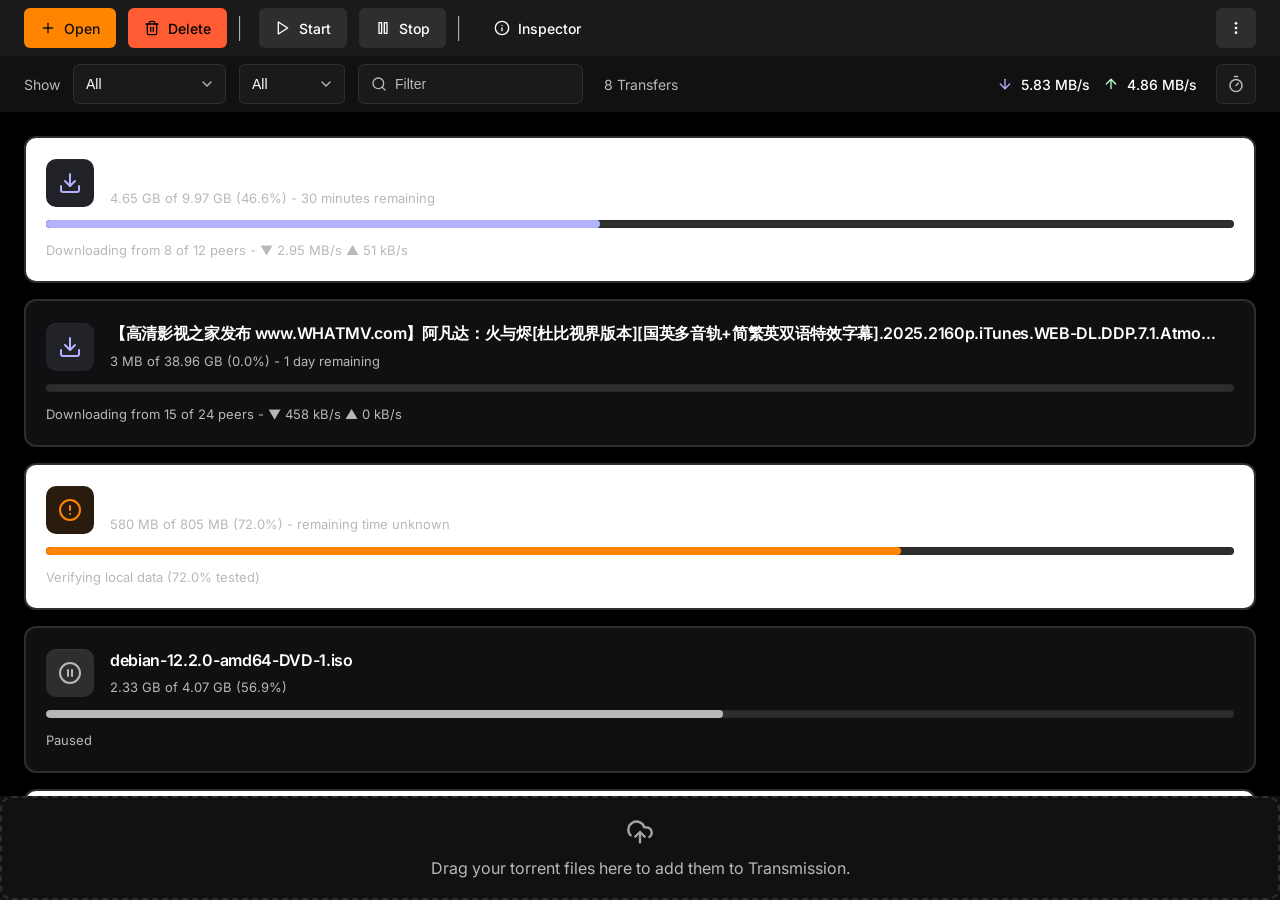
<file: index.html>
<!doctype html>
<html lang="en" xml:lang="en">
  <head>
    <meta http-equiv="Content-Type" content="text/html; charset=utf-8" />
    <meta http-equiv="X-UA-Compatible" content="IE=8,IE=9,IE=10" />
    <!-- ticket #4555 -->
    <meta
      name="viewport"
      content="width=device-width, initial-scale=1.0, maximum-scale=1.0, user-scalable=0"
    />
    <meta name="apple-mobile-web-app-capable" content="yes" />
    <link rel="preconnect" href="https://fonts.googleapis.com" />
    <link rel="preconnect" href="https://fonts.gstatic.com" crossorigin />
    <link
      href="https://fonts.googleapis.com/css2?family=Inter:wght@400;500;600&display=swap"
      rel="stylesheet"
    />
    <link href="./transmission-app.css" rel="stylesheet" />
    <link href="./images/favicon.ico" rel="icon" />
    <link href="./images/favicon.png" rel="shortcut icon" />
    <link rel="apple-touch-icon" href="./images/webclip-icon.png" />
    <script type="text/javascript" src="./transmission-app.js"></script>
    <script type="text/javascript" src="./mock-torrents.js"></script>
    <title>Transmission Web Interface</title>
  </head>
  <body>
    <div id="app"></div>
    <div id="mainwin">
      <header class="mainwin-toolbar" id="mainwin-toolbar">
        <button
          aria-keyshortcuts="Alt+O"
          aria-label="Open torrent"
          class="toolbar-button"
          data-action="open-torrent"
          id="toolbar-open"
          tabindex="0"
        >
          Open
        </button>
        <button
          aria-keyshortcuts="Alt+Delete"
          aria-label="Remove selected torrents"
          class="toolbar-button"
          data-action="remove-selected-torrents"
          id="toolbar-delete"
          tabindex="0"
        >
          Delete
        </button>
        <div class="toolbar-separator"></div>
        <button
          aria-keyshortcuts="Alt+R"
          aria-label="Resume selected torrents"
          class="toolbar-button"
          data-action="resume-selected-torrents"
          id="toolbar-start"
          tabindex="0"
        >
          Start
        </button>
        <button
          aria-keyshortcuts="Alt+P"
          aria-label="Pause selected torrents"
          class="toolbar-button"
          data-action="pause-selected-torrents"
          id="toolbar-pause"
          tabindex="0"
        >
          Stop
        </button>
        <div class="toolbar-separator"></div>
        <button
          aria-keyshortcuts="Alt+I"
          aria-label="Toggle inspector"
          class="toolbar-button"
          data-action="show-inspector"
          id="toolbar-inspector"
          tabindex="0"
        >
          Inspector
        </button>
        <span class="flexible-space"></span>
        <button
          aria-keyshortcuts="Alt+M"
          aria-label="Show sidebar menu"
          class="toolbar-button"
          data-action="show-overflow-menu"
          id="toolbar-overflow"
          tabindex="0"
        ></button>
      </header>

      <header id="mainwin-statusbar">
        <span>Show</span>
        <select id="filter-mode"></select>
        <select id="filter-tracker"></select>
        <div style="display: flex; position: relative">
          <input type="search" id="torrent-search" placeholder="Filter" />
          <input type="reset" id="reset" value="&times;" />
        </div>
        <span id="filter-count">&nbsp;</span>
        <span class="flexible-space"></span>
        <div class="speed-container">
          <div id="speed-down"></div>
        </div>
        <div class="speed-container">
          <div id="speed-up"></div>
        </div>
        <button id="turtle"></button>
      </header>

      <main id="mainwin-workarea">
        <div id="torrent-container">
          <ul id="torrent-list"></ul>
        </div>
      </main>

      <div class="upload-div">
        <h2>Drag your torrent files here to add them to Transmission.</h2>
      </div>
    </div>
  </body>
</html>
</file>
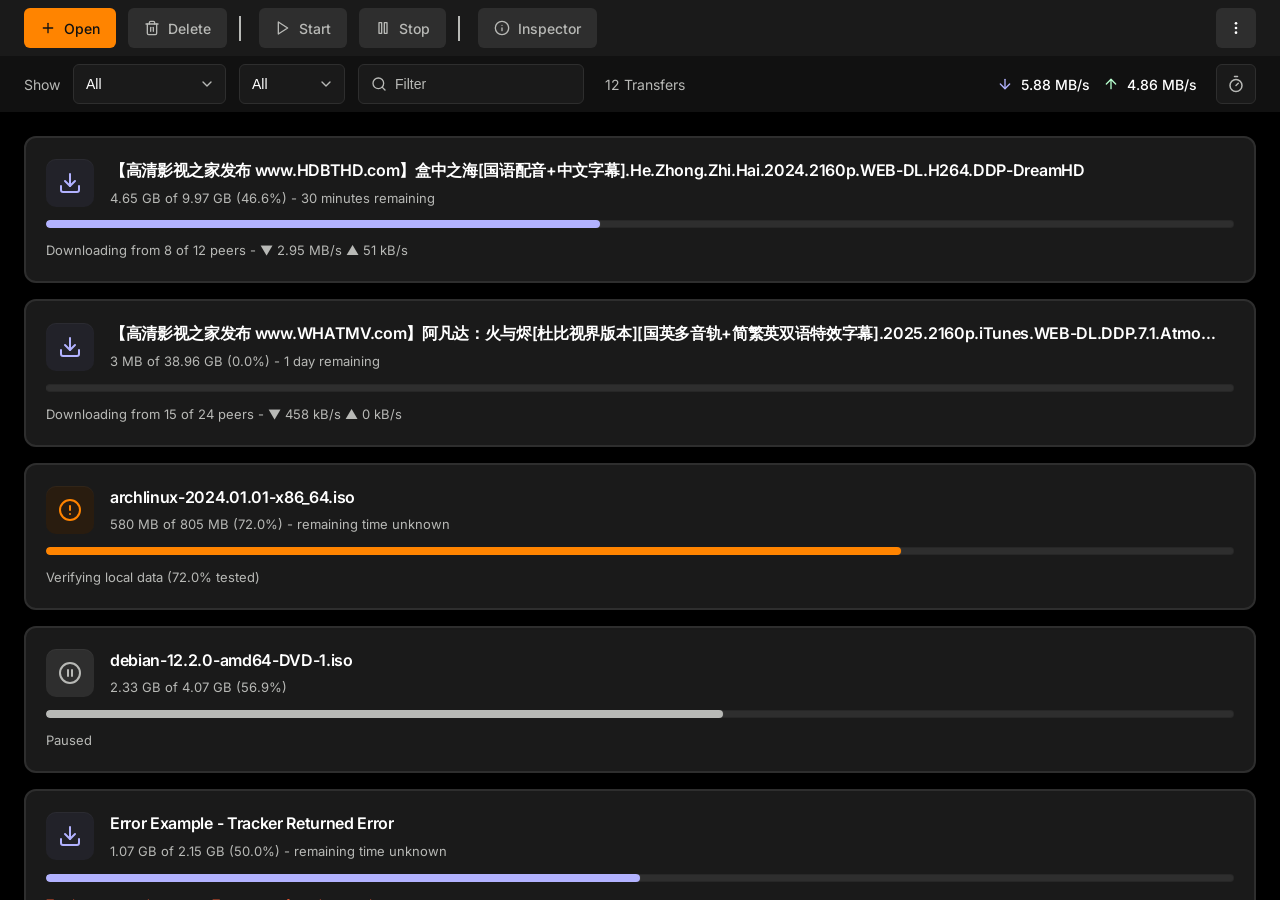
<file: public_html/index.html>
<!doctype html>
<html lang="en" xml:lang="en">
  <head>
    <meta charset="utf-8" />
    <meta http-equiv="X-UA-Compatible" content="IE=8,IE=9,IE=10" />
    <!-- ticket #4555 -->
    <meta
      name="viewport"
      content="width=device-width, initial-scale=1.0"
    />
    <meta name="apple-mobile-web-app-capable" content="yes" />
    <link rel="preconnect" href="https://fonts.googleapis.com" />
    <link rel="preconnect" href="https://fonts.gstatic.com" crossorigin />
    <link
      href="https://fonts.googleapis.com/css2?family=Inter:wght@400;500;600&display=swap"
      rel="stylesheet"
    />
    <link href="./transmission-app.css" rel="stylesheet" />
    <link href="./images/favicon.ico" rel="icon" />
    <link href="./images/favicon.png" rel="shortcut icon" />
    <link rel="apple-touch-icon" href="./images/webclip-icon.png" />
    <script type="text/javascript" src="./transmission-app.js"></script>
    <script type="text/javascript" src="../Docs/mock-torrents.js"></script>
    <title>Transmission Web Interface</title>
  </head>
  <body>
    <div id="app"></div>
    <div id="mainwin">
      <header class="mainwin-toolbar" id="mainwin-toolbar">
        <button
          aria-keyshortcuts="Alt+O"
          aria-label="Open torrent"
          class="toolbar-button"
          data-action="open-torrent"
          id="toolbar-open"
          tabindex="0"
        >
          Open
        </button>
        <button
          aria-keyshortcuts="Alt+Delete"
          aria-label="Remove selected torrents"
          class="toolbar-button"
          data-action="remove-selected-torrents"
          id="toolbar-delete"
          tabindex="0"
        >
          Delete
        </button>
        <div class="toolbar-separator"></div>
        <button
          aria-keyshortcuts="Alt+R"
          aria-label="Resume selected torrents"
          class="toolbar-button"
          data-action="resume-selected-torrents"
          id="toolbar-start"
          tabindex="0"
        >
          Start
        </button>
        <button
          aria-keyshortcuts="Alt+P"
          aria-label="Pause selected torrents"
          class="toolbar-button"
          data-action="pause-selected-torrents"
          id="toolbar-pause"
          tabindex="0"
        >
          Stop
        </button>
        <div class="toolbar-separator"></div>
        <button
          aria-keyshortcuts="Alt+I"
          aria-label="Toggle inspector"
          class="toolbar-button"
          data-action="show-inspector"
          id="toolbar-inspector"
          tabindex="0"
        >
          Inspector
        </button>
        <span class="flexible-space"></span>
        <button
          aria-keyshortcuts="Alt+M"
          aria-label="Show sidebar menu"
          class="toolbar-button"
          data-action="show-overflow-menu"
          id="toolbar-overflow"
          tabindex="0"
        ></button>
      </header>

      <header id="mainwin-statusbar">
        <span>Show</span>
        <select id="filter-mode" aria-label="Filter mode"></select>
        <select id="filter-tracker" aria-label="Filter tracker"></select>
        <div class="search-container">
          <input type="search" id="torrent-search" placeholder="Filter" />
          <input type="reset" id="reset" value="&times;" />
        </div>
        <span id="filter-count">&nbsp;</span>
        <span class="flexible-space"></span>
        <div class="speed-container">
          <div id="speed-down"></div>
        </div>
        <div class="speed-container">
          <div id="speed-up"></div>
        </div>
        <button id="turtle" aria-label="Toggle turtle mode"></button>
      </header>

      <main id="mainwin-workarea">
        <div id="torrent-container">
          <ul id="torrent-list"></ul>
        </div>
      </main>
    </div>
  </body>
</html>
</file>
<file: transmission-app.css>
:root{--z-index-popup: 2;--logo-size: 64px;--toolbar-height: 50px;--black: #000;--blue-100: #51b3f7;--blue-200: #357aaa;--blue-300: #2c7fea;--blue-400: #1847d4;--dark-mode-black: #121212;--dark-mode-white: #c9d1d9;--default-accent-color-dark: #0c2d6b;--default-border-dark: #575757;--default-border-light: #aeaeae;--default-tinted: rgba(128, 128, 144, .125);--green-100: #26aa55;--green-300: #7cef99;--green-400: #67c87f;--green-500: #34dc70;--grey: rgba(128, 128, 130, .66);--grey-200: #e1e4e8;--grey-40: #666;--grey-500: #828282;--grey-900: #191919;--nice-grey: #f8f8f8;--red-500: #d73a49;--white: #fff;--yellow-300: #ffea7f;--image-baseline: url('data:image/svg+xml,<svg xmlns="http://www.w3.org/2000/svg" enable-background="new 0 0 24 24" height="24" viewBox="0 0 24 24" width="24">%0A    <g>%0A        <rect fill="none" fill-rule="evenodd" height="24" width="24"/>%0A        <rect fill-rule="evenodd" height="2" width="16" x="4" y="11"/>%0A    </g>%0A</svg>');--image-chevron-dn: url('data:image/svg+xml,<svg xmlns="http://www.w3.org/2000/svg" width="32" height="32" viewBox="0 0 24 24" fill="none" stroke="currentColor" stroke-width="2" stroke-linecap="round" stroke-linejoin="round" class="feather feather-chevron-down">%0A  <polyline points="6 9 12 15 18 9"></polyline>%0A</svg>');--image-chevron-up: url('data:image/svg+xml,<svg xmlns="http://www.w3.org/2000/svg" width="32" height="32" viewBox="0 0 24 24" fill="none" stroke="currentColor" stroke-width="2" stroke-linecap="round" stroke-linejoin="round" class="feather feather-chevron-up">%0A  <polyline points="18 15 12 9 6 15"></polyline>%0A</svg>');--image-lock-fill: url('data:image/svg+xml,<svg width="1em" height="1em" viewBox="0 0 16 16" class="bi bi-lock-fill" fill="%23fff"%0A  xmlns="http://www.w3.org/2000/svg">%0A  <path d="M2.5 9a2 2 0 0 1 2-2h7a2 2 0 0 1 2 2v5a2 2 0 0 1-2 2h-7a2 2 0 0 1-2-2V9z"/>%0A  <path fill-rule="evenodd" d="M4.5 4a3.5 3.5 0 1 1 7 0v3h-1V4a2.5 2.5 0 0 0-5 0v3h-1V4z"/>%0A</svg>');--image-magnet: url('data:image/svg+xml,<svg xmlns="http://www.w3.org/2000/svg" width="16" height="16" fill="currentColor" class="bi bi-magnet" viewBox="0 0 16 16">%0A  <path fill-rule="evenodd" d="M8 1a7 7 0 0 0-7 7v3h4V8a3 3 0 0 1 6 0v3h4V8a7 7 0 0 0-7-7Zm7 11h-4v3h4v-3ZM5 12H1v3h4v-3ZM0 8a8 8 0 1 1 16 0v8h-6V8a2 2 0 1 0-4 0v8H0V8Z"/>%0A</svg>');--image-turtle: url('data:image/svg+xml,<svg xmlns="http://www.w3.org/2000/svg" viewBox="0 0 36 36">%0A<g transform="scale(-1, 1) translate(-36, -6)">%0A<path fill="%2399C377" d="M9.842 19.922c0 9.842 6.575 9.673 5.158 10.078-7 2-8.803-7.618-9.464-7.618-2.378 0-5.536-.423-5.536-2.46C0 17.883 2.46 15 6.151 15c2.379 0 3.691 2.883 3.691 4.922zM36 28.638c0 1.104-3.518-.741-5 0-2 1-2-.896-2-2s1.343-1 3-1 4 1.895 4 3z"/>%0A<path fill="%2399C377" d="M16.715 33.143c0 2.761-1.279 2.857-2.857 2.857S11 35.903 11 33.143c0-.489.085-1.029.234-1.587.69-2.59 2.754-5.556 4.052-5.556 1.578 0 1.429 4.382 1.429 7.143zm8.571 0c0 2.761 1.278 2.857 2.856 2.857C29.721 36 31 35.903 31 33.143c0-.489-.085-1.029-.234-1.587-.691-2.59-2.754-5.556-4.052-5.556-1.578 0-1.428 4.382-1.428 7.143z"/>%0A<path fill="%235EA24D" d="M32 27c0 4-5.149 4-11.5 4S9 31 9 27c0-6.627 5.149-12 11.5-12S32 20.373 32 27z"/>%0A<circle fill="%23000" cx="5" cy="18" r="1"/>%0A</g>%0A</svg>%0A');--app-image-url: url('data:image/svg+xml,<svg xmlns="http://www.w3.org/2000/svg" width="24" height="24" viewBox="0 0 24 24" fill="none" stroke="currentColor" stroke-width="2" stroke-linecap="round" stroke-linejoin="round" class="feather feather-box">%0A    <path d="M21 16V8a2 2 0 0 0-1-1.73l-7-4a2 2 0 0 0-2 0l-7 4A2 2 0 0 0 3 8v8a2 2 0 0 0 1 1.73l7 4a2 2 0 0 0 2 0l7-4A2 2 0 0 0 21 16z"></path>%0A    <polyline points="3.27 6.96 12 12.01 20.73 6.96"></polyline>%0A    <line x1="12" y1="22.08" x2="12" y2="12"></line>%0A</svg>');--audio-image-url: url('data:image/svg+xml,<svg xmlns="http://www.w3.org/2000/svg" width="24" height="24" viewBox="0 0 24 24" fill="none" stroke="currentColor" stroke-width="2" stroke-linecap="round" stroke-linejoin="round" class="feather feather-music"><path d="M9 18V5l12-2v13"></path><circle cx="6" cy="18" r="3"></circle><circle cx="18" cy="16" r="3"></circle></svg>');--folder-image-url: url('data:image/svg+xml,<svg xmlns="http://www.w3.org/2000/svg" width="24" height="24" viewBox="0 0 24 24" fill="none" stroke="currentColor" stroke-width="2" stroke-linecap="round" stroke-linejoin="round" class="feather feather-folder">%0A    <path d="M22 19a2 2 0 0 1-2 2H4a2 2 0 0 1-2-2V5a2 2 0 0 1 2-2h5l2 3h9a2 2 0 0 1 2 2z"></path>%0A</svg>');--font-image-url: url('data:image/svg+xml,<svg xmlns="http://www.w3.org/2000/svg" width="24" height="24" viewBox="0 0 24 24" fill="none" stroke="currentColor" stroke-width="2" stroke-linecap="round" stroke-linejoin="round" class="feather feather-type"><polyline points="4 7 4 4 20 4 20 7"></polyline><line x1="9" y1="20" x2="15" y2="20"></line><line x1="12" y1="4" x2="12" y2="20"></line></svg>');--image-image-url: url('data:image/svg+xml,<svg xmlns="http://www.w3.org/2000/svg" width="24" height="24" viewBox="0 0 24 24" fill="none" stroke="currentColor" stroke-width="2" stroke-linecap="round" stroke-linejoin="round" class="feather feather-image">%0A    <rect x="3" y="3" width="18" height="18" rx="2" ry="2"></rect>%0A    <circle cx="8.5" cy="8.5" r="1.5"></circle>%0A    <polyline points="21 15 16 10 5 21"></polyline>%0A</svg>');--package-image-url: url('data:image/svg+xml,<svg xmlns="http://www.w3.org/2000/svg" width="24" height="24" viewBox="0 0 24 24" fill="none" stroke="currentColor" stroke-width="2" stroke-linecap="round" stroke-linejoin="round" class="feather feather-package"><line x1="16.5" y1="9.4" x2="7.5" y2="4.21"></line><path d="M21 16V8a2 2 0 0 0-1-1.73l-7-4a2 2 0 0 0-2 0l-7 4A2 2 0 0 0 3 8v8a2 2 0 0 0 1 1.73l7 4a2 2 0 0 0 2 0l7-4A2 2 0 0 0 21 16z"></path><polyline points="3.27 6.96 12 12.01 20.73 6.96"></polyline><line x1="12" y1="22.08" x2="12" y2="12"></line></svg>');--text-image-url: url('data:image/svg+xml,<svg xmlns="http://www.w3.org/2000/svg" width="24" height="24" viewBox="0 0 24 24" fill="none" stroke="currentColor" stroke-width="2" stroke-linecap="round" stroke-linejoin="round" class="feather feather-file-text">%0A    <path d="M14 2H6a2 2 0 0 0-2 2v16a2 2 0 0 0 2 2h12a2 2 0 0 0 2-2V8z"></path>%0A    <polyline points="14 2 14 8 20 8"></polyline>%0A    <line x1="16" y1="13" x2="8" y2="13"></line>%0A    <line x1="16" y1="17" x2="8" y2="17"></line>%0A    <polyline points="10 9 9 9 8 9"></polyline>%0A</svg>');--video-image-url: url('data:image/svg+xml,<svg xmlns="http://www.w3.org/2000/svg" width="24" height="24" viewBox="0 0 24 24" fill="none" stroke="currentColor" stroke-width="2" stroke-linecap="round" stroke-linejoin="round" class="feather feather-film">%0A    <rect x="2" y="2" width="20" height="20" rx="2.18" ry="2.18"></rect>%0A    <line x1="7" y1="2" x2="7" y2="22"></line>%0A    <line x1="17" y1="2" x2="17" y2="22"></line>%0A    <line x1="2" y1="12" x2="22" y2="12"></line>%0A    <line x1="2" y1="7" x2="7" y2="7"></line>%0A    <line x1="2" y1="17" x2="7" y2="17"></line>%0A    <line x1="17" y1="17" x2="22" y2="17"></line>%0A    <line x1="17" y1="7" x2="22" y2="7"></line>%0A</svg>');--progress: 100%;--color-bg-even: var(--default-tinted);--color-bg-tabs: var(--default-tinted);--color-fg-error: var(--red-500);--color-fg-port-closed: var(--red-500);--color-fg-port-open: var(--green-100);--color-progressbar-background-2: var(--green-400);--color-progressbar-leech: var(--blue-200);--color-progressbar-magnet: var(--yellow-300);--color-progressbar-paused: var(--grey-200);--color-progressbar-queued: var(--blue-400);--color-progressbar-verify: var(--yellow-300);--color-toolbar-background: var(--default-tinted);color-scheme:light dark}@media(prefers-color-scheme:dark){:root{--color-bg-hover: var(--grey-40);--color-bg-odd: var(--black);--color-bg-popup: var(--black);--color-bg-primary: var(--black);--color-bg-selected: var(--default-accent-color-dark);--color-bg-warn: #cf6679;--color-border-default: var(--default-border-dark);--color-border-stark: var(--dark-mode-white);--color-border-starkest: var(--grey-500);--color-fg-disabled: var(--grey);--color-fg-on-popup: var(--nice-grey);--color-fg-primary: var(--dark-mode-white);--color-fg-secondary: var(--nice-grey);--color-fg-selected: var(--dark-mode-white);--color-fg-tertiary: var(--grey-500);--color-fg-warn: var(--dark-mode-black);--color-progressbar-fg-1: #edefff;--color-progressbar-fg-2: #edefff;--color-progressbar-fg-3: #edefff;--color-progressbar-paused: var(--grey-500);--color-progressbar-seed-1: var(--green-100);--color-progressbar-seed-2: var(--green-400);--color-progressbar-seed-paused: var(--grey-500);--progress-bar-shadow-1: 1px 1px #000;--progress-bar-shadow-2: 1px 1px #000;--progress-bar-shadow-3: 1px 1px #000}:root .contrast-more{--color-bg-even: var(--black);--color-bg-hover: var(--grey-40);--color-bg-selected: var(--blue-300);--color-bg-tabs: var(--black);--color-bg-warn: #cf6679;--color-border-default: var(--white);--color-border-stark: var(--white);--color-border-starkest: var(--white);--color-fg-disabled: var(--white);--color-fg-error: var(--red-500);--color-fg-on-popup: var(--white);--color-fg-port-closed: var(--red-500);--color-fg-port-open: var(--green-100);--color-fg-primary: var(--white);--color-fg-secondary: var(--white);--color-fg-selected: var(--white);--color-fg-tabs: var(--white);--color-fg-tertiary: var(--white);--color-fg-warn: var(--black);--color-progressbar-fg-1: #fff;--color-progressbar-fg-2: #fff;--color-progressbar-fg-3: #000;--color-progressbar-background-2: var(--white);--color-progressbar-magnet: var(--yellow-300);--color-progressbar-paused: var(--grey-500);--color-progressbar-queued: var(--blue-400);--color-progressbar-seed-1: var(--black);--color-progressbar-seed-2: var(--white);--color-progressbar-seed-paused: var(--grey-500);--color-progressbar-verify: var(--yellow-300);--color-toolbar-background: var(--black);--progress-bar-shadow-3: 0}}@media(prefers-color-scheme:light){:root{--color-bg-hover: var(--nice-grey);--color-bg-odd: var(--white);--color-bg-popup: var(--white);--color-bg-primary: var(--white);--color-bg-selected: var(--blue-300);--color-bg-warn: #e4606d5b;--color-border-default: var(--default-border-light);--color-border-stark: var(--grey-500);--color-border-starkest: #d0d7de;--color-dialog-border: var(--nice-grey);--color-fg-disabled: var(--grey);--color-fg-error: var(--red-500);--color-fg-on-popup: var(--grey-900);--color-fg-port-closed: var(--red-500);--color-fg-port-open: var(--green-400);--color-fg-primary: #404040;--color-fg-secondary: var(--grey-500);--color-fg-selected: var(--nice-grey);--color-fg-tertiary: var(--grey-500);--color-fg-warn: #cf212e;--color-progressbar-fg-1: #303030;--color-progressbar-fg-2: #edefff;--color-progressbar-fg-3: #edefff;--color-progressbar-leech: var(--blue-100);--color-progressbar-magnet: var(--yellow-300);--color-progressbar-paused: var(--grey-200);--color-progressbar-queued: var(--blue-400);--color-progressbar-seed-1: var(--green-500);--color-progressbar-seed-2: var(--green-300);--color-progressbar-seed-paused: var(--grey-200);--color-progressbar-verify: var(--yellow-300);--progress-bar-shadow-1: 0;--progress-bar-shadow-2: 1px 1px #000;--progress-bar-shadow-3: 1px 1px #000}:root .contrast-more{--color-bg-even: var(--white);--color-bg-hover: var(--grey-40);--color-bg-selected: var(--blue-300);--color-bg-tabs: var(--white);--color-bg-warn: #cf6679;--color-border-default: var(--black);--color-border-stark: var(--black);--color-border-starkest: var(--black);--color-fg-disabled: var(--black);--color-fg-error: var(--red-500);--color-fg-on-popup: var(--black);--color-fg-port-closed: var(--red-500);--color-fg-port-open: var(--green-400);--color-fg-primary: var(--black);--color-fg-secondary: var(--black);--color-fg-selected: var(--white);--color-fg-tabs: var(--black);--color-fg-tertiary: var(--black);--color-fg-warn: var(--white);--color-progressbar-background-2: var(--white);--color-progressbar-fg-1: #fff;--color-progressbar-fg-2: #fff;--color-progressbar-fg-3: #000;--color-progressbar-leech: var(--blue-200);--color-progressbar-magnet: var(--yellow-300);--color-progressbar-paused: var(--grey-500);--color-progressbar-queued: var(--blue-400);--color-progressbar-seed-1: var(--black);--color-progressbar-seed-2: var(--white);--color-progressbar-seed-paused: var(--grey-500);--color-progressbar-verify: var(--yellow-300);--color-toolbar-background: var(--white);--progress-bar-shadow-1: 1px 1px #000;--progress-bar-shadow-3: 0}}@supports (background-color: Canvas){:root .contrast-less{--color-bg-odd: Canvas;--color-bg-primary: Canvas;--color-bg-popup: Canvas}}html,body{background-color:var(--color-bg-primary);color:var(--color-fg-primary);font-family:-apple-system,BlinkMacSystemFont,Segoe UI,Roboto,Helvetica,Arial,sans-serif,"Apple Color Emoji","Segoe UI Emoji",Segoe UI Symbol;-webkit-text-size-adjust:none;height:100%;margin:0}img{border:0}a{color:var(--color-fg-primary);outline:0;text-decoration:underline}.flexible-space{flex-grow:1}.hidden{display:none}#mainwin{display:flex;flex-direction:column;height:100%;position:relative}#mainwin>*{margin:0;padding:0}#mainwin-workarea{display:flex;flex:1;overflow:auto}.popup,.tabs-container{box-shadow:0 3px 6px -4px #0000001f,0 6px 16px #00000014,0 9px 28px 8px #0000000f;position:absolute}#mainwin-toolbar{align-items:center;background:var(--color-toolbar-background);border-bottom:1px solid var(--color-border-default);display:flex;height:var(--toolbar-height);margin:0;width:100%}#mainwin-toolbar button{background-color:transparent;background-position:center;background-repeat:no-repeat;border:0;border-radius:5px;color:var(--color-fg-primary);cursor:pointer;height:var(--toolbar-height);margin-right:6px;user-select:none;-webkit-user-select:none;min-width:var(--toolbar-height)}#mainwin-toolbar button svg{stroke:var(--color-fg-primary)}#mainwin-toolbar button svg g path{fill:var(--color-fg-primary)}#mainwin-toolbar button:disabled{color:var(--color-fg-disabled);cursor:default}#mainwin-toolbar button:disabled svg{stroke:var(--color-fg-disabled)}#mainwin-toolbar button:disabled svg g path{fill:var(--color-fg-disabled)}#mainwin-toolbar>.toolbar-separator{border-left:1px solid var(--color-border-default);height:25px;margin:0 6px 0 0}.toolbar-icon{stroke:var(--color-fg-primary)}#toolbar-overflow{margin-right:4px}#toolbar-overflow svg{fill:var(--color-fg-primary);height:36px;width:36px}#mainwin-statusbar{white-space:nowrap;align-items:center;background:var(--color-toolbar-background);border-bottom:1px solid var(--color-border-default);display:flex;height:30px;padding-left:5px}#mainwin-statusbar #torrent-search{width:100%;min-width:140px;max-width:226px;padding-right:24px}#mainwin-statusbar #torrent-search::-webkit-search-cancel-button{display:none}#mainwin-statusbar #reset{display:none;cursor:pointer;position:absolute;right:2px;border:0;height:20px;width:20px;background:none}#mainwin-statusbar select{width:70px}#mainwin-statusbar>*{margin-right:5px}#mainwin-statusbar .speed-container{display:inherit;align-items:inherit;flex-direction:inherit}#mainwin-statusbar .speed-container svg{min-width:20px;width:20px}#mainwin-statusbar .speed-container+.speed-container{min-width:100px}#mainwin-statusbar button{background-color:transparent;border:1px solid var(--color-border-default);border-radius:4px;cursor:pointer;height:22px;user-select:none;-webkit-user-select:none;width:36px}#mainwin-statusbar #turtle.alt-speed-enabled{background-color:var(--color-bg-selected)}#mainwin-statusbar #turtle.alt-speed-enabled:before{filter:hue-rotate(120deg) saturate(180%)}#mainwin-statusbar #turtle:before{content:"";background:var(--image-turtle) no-repeat center;left:calc(20% - 5px);filter:grayscale(100%) brightness(50%);padding:9px;position:relative}@media(width<600px){#mainwin-statusbar .speed-container,#mainwin-statusbar span:not(.flexible-space){display:none}}#torrent-container{flex-grow:1;left:0;margin:0;overflow:auto;padding:0;right:0}#torrent-list{cursor:pointer;list-style-type:none;margin:0;padding:0;text-align:left;width:100%;user-select:none;-webkit-user-select:none}#torrent-list .torrent{align-items:center;border-bottom:1px solid var(--color-border-default);display:grid}#torrent-list .torrent:nth-child(2n){background-color:var(--color-bg-even)}#torrent-list .torrent:nth-child(odd){background-color:var(--color-bg-odd)}#torrent-list .torrent .icon{background-color:var(--color-fg-primary);background-position:center,top left;grid-area:icon;-webkit-mask-image:var(--mime-icon-url);-webkit-mask-repeat:no-repeat;mask-image:var(--mime-icon-url);mask-repeat:no-repeat}#torrent-list .torrent .icon[data-icon-multifile=true]{-webkit-mask-image:var(--mime-icon-url),var(--folder-image-url);-webkit-mask-position:top left,bottom right;-webkit-mask-repeat:no-repeat,no-repeat;-webkit-mask-size:16px,16px;mask-image:var(--mime-icon-url),var(--folder-image-url);mask-position:top left,bottom right;mask-repeat:no-repeat,no-repeat;mask-size:16px,16px}#torrent-list .torrent .icon[data-icon-mime-type=audio]{--mime-icon-url: var(--audio-image-url)}#torrent-list .torrent .icon[data-icon-mime-type=application]{--mime-icon-url: var(--app-image-url)}#torrent-list .torrent .icon[data-icon-mime-type=font]{--mime-icon-url: var(--font-image-url)}#torrent-list .torrent .icon[data-icon-mime-type=image]{--mime-icon-url: var(--image-image-url)}#torrent-list .torrent .icon[data-icon-mime-type=model]{--mime-icon-url: var(--package-image-url)}#torrent-list .torrent .icon[data-icon-mime-type=text]{--mime-icon-url: var(--text-image-url)}#torrent-list .torrent .icon[data-icon-mime-type=video]{--mime-icon-url: var(--video-image-url)}#torrent-list .torrent .torrent-name{grid-area:name;margin-bottom:2px;margin-top:2px;overflow:hidden;text-overflow:ellipsis;white-space:nowrap}#torrent-list .torrent .torrent-name:not(.compact){font-weight:700}#torrent-list .torrent .torrent-labels{font-size:12px;font-weight:400;grid-area:labels;margin-bottom:2px;margin-top:2px;overflow:hidden;text-overflow:ellipsis;white-space:nowrap;padding:1px 0}#torrent-list .torrent .torrent-label{padding:0 8px;margin:0 2px;border-radius:1em;border:1px solid var(--color-border-default)}#torrent-list .torrent .torrent-peer-details{grid-area:peers}#torrent-list .torrent .torrent-progress-bar{grid-area:progressbar}#torrent-list .torrent .torrent-progress-details{grid-area:progress-text}#torrent-list .torrent .torrent-peer-details,#torrent-list .torrent .torrent-progress-details{font-size:small}#torrent-list .torrent .torrent-peer-details.error,#torrent-list .torrent .torrent-progress-details.error{color:var(--color-fg-error)}#torrent-list .torrent.compact{--icon-size: 16px;grid-template-areas:"icon name labels peers progressbar";grid-template-columns:calc(var(--icon-size) + 10px) auto 1fr auto auto}#torrent-list .torrent.compact .icon{-webkit-mask-size:var(--icon-size);height:var(--icon-size);mask-size:var(--icon-size);width:var(--icon-size)}#torrent-list .torrent.compact .icon[data-icon-multifile=true]{-webkit-mask-image:var(--folder-image-url);mask-image:var(--folder-image-url)}#torrent-list .torrent.compact .torrent-peer-details{white-space:nowrap}#torrent-list .torrent.compact>*{margin:5px}#torrent-list .torrent:not(.compact){--icon-size: 32px;grid-column-gap:12px;grid-template-areas:"icon name labels" "icon progress-text progress-text" "icon progressbar progressbar" "icon peers peers";grid-template-columns:var(--icon-size) auto 1fr;padding:6px 12px}#torrent-list .torrent:not(.compact) .icon{background-size:var(--icon-size),calc(var(--icon-size) / 2);height:var(--icon-size);width:var(--icon-size)}#torrent-list .torrent:not(.compact)>*{margin:1px 0}#torrent-list .torrent.paused{color:var(--color-fg-disabled)}#torrent-list .torrent.paused:not(.selected) .torrent-progress-bar{color:var(--color-fg-primary)}#torrent-list .torrent.paused .icon{background-color:var(--color-fg-disabled)}#torrent-list .torrent.selected{background-color:var(--color-bg-selected);color:var(--color-fg-selected)}#torrent-list .torrent.selected .icon{background-color:var(--color-fg-selected)}#torrent-list .icon{background-position:center;background-repeat:no-repeat}#torrent-list .torrent-progress-bar{font-size:14px;position:relative;border:1px solid var(--color-border-starkest);border-radius:3px;height:18px}#torrent-list .torrent-progress-bar:not(.compact){margin:2px 0}#torrent-list .torrent-progress-bar.compact{min-width:100px}#torrent-list .torrent-progress-bar.leech.queued:before{background:var(--color-progressbar-queued)}#torrent-list .torrent-progress-bar.leech:before{background:var(--color-progressbar-leech);color:var(--color-progressbar-fg-2);text-shadow:var(--progress-bar-shadow-2)}#torrent-list .torrent-progress-bar.magnet:before{background:var(--color-progressbar-magnet);color:#000}#torrent-list .torrent-progress-bar.seed.paused:before{background:var(--color-progressbar-seed-paused);color:var(--color-progressbar-fg-1);text-shadow:var(--progress-bar-shadow-1)}#torrent-list .torrent-progress-bar.seed:not(.paused):before{background:var(--color-progressbar-seed-1);color:var(--color-progressbar-fg-2);text-shadow:var(--progress-bar-shadow-2)}#torrent-list .torrent-progress-bar.seed:not(.paused):after{background:var(--color-progressbar-seed-2);color:var(--color-progressbar-fg-3);text-shadow:var(--progress-bar-shadow-3)}#torrent-list .torrent-progress-bar.seed.queued:before{background-color:var(--color-progressbar-seed-1)}#torrent-list .torrent-progress-bar.seed:before{background-color:var(--color-progressbar-seed-1);color:var(--color-progressbar-fg-2);text-shadow:var(--progress-bar-shadow-2)}#torrent-list .torrent-progress-bar.verify:before{background:var(--color-progressbar-verify);color:#000}#torrent-list .torrent-progress-bar.paused:before{background:var(--color-progressbar-paused);color:var(--color-progressbar-fg-1);text-shadow:var(--progress-bar-shadow-1)}#torrent-list .torrent-progress-bar:before,#torrent-list .torrent-progress-bar:after{content:attr(data-progress);height:100%;width:100%;position:absolute;border-radius:2px;text-align:center}#torrent-list .torrent-progress-bar:before{clip-path:polygon(0 0,var(--progress, 30%) 0,var(--progress, 30%) 100%,0 100%)}#torrent-list .torrent-progress-bar:after{clip-path:polygon(var(--progress, 30%) 0,100% 0,100% 100%,var(--progress, 30%) 100%)}@media(width>=950px){#inspector{box-shadow:initial;position:initial}}#prefs-dialog .tabs-page{grid-column-gap:8px;grid-row-gap:5px;grid-template-columns:1fr 1fr;margin:20px}#prefs-dialog .tabs-page:not(.hidden){display:grid}#prefs-dialog .tabs-page .section-label{font-weight:700;grid-column:span 2;padding-bottom:5px}#prefs-dialog .tabs-page .section-label:not(:first-of-type){margin-top:20px}#prefs-dialog .alt-speed-section-label:before{content:"";background:var(--image-turtle) no-repeat left/20px;filter:hue-rotate(120deg) saturate(180%);padding:0 11px}#prefs-dialog :disabled,#prefs-dialog .disabled{color:var(--color-fg-disabled)}#prefs-dialog #alt-times-div,#prefs-dialog #autostart-div,#prefs-dialog #port-forwarding,#prefs-dialog #randomize-port,#prefs-dialog #suffix-div,#prefs-dialog #use-dht-div,#prefs-dialog #use-lpd-div,#prefs-dialog #use-pex-div,#prefs-dialog #utp-enabled,#prefs-dialog .alt-speed-label{grid-column:span 2}#prefs-dialog #default-trackers{height:300px}#prefs-dialog .blocklist-size-label,#prefs-dialog .blocklist-update-button,#prefs-dialog .register-handler-button,#prefs-dialog .port-status{grid-column:2/3}#prefs-dialog .blocklist-size-label{font-size:smaller}#prefs-dialog .blocklist-size-number{font-weight:bolder}#prefs-dialog .port-status-label{display:inline-block;font-weight:700;margin-left:5px}#prefs-dialog .port-status-label[data-open=true]{color:var(--color-fg-port-open)}#prefs-dialog .port-status-label[data-open=false]{color:var(--color-fg-port-closed)}#prefs-dialog #default-trackers,#prefs-dialog .default-trackers-label{grid-column:1/3}#prefs-dialog .alt-speed-label{font-size:smaller;margin:-10px 0 10px}#prefs-dialog.ui-tabs .ui-tabs-panel{padding:0;user-select:none;-webkit-user-select:none}.tabs-container{align-items:stretch;background:var(--color-bg-primary);bottom:0;display:flex;flex-direction:column;position:absolute;right:0;top:82px;z-index:var(--z-index-popup)}@media(width<600px){.tabs-container{top:0;left:0}}@media(width>=600px){.tabs-container{border-left:1px solid var(--color-border-default);min-width:570px;width:570px}}.tabs-container-close{font-size:150%;cursor:pointer;background:var(--color-bg-primary);border:0;color:var(--color-fg-primary);position:absolute;padding:10px 16px}.tabs-buttons{align-self:center;background-color:var(--color-bg-tabs);border:1px solid var(--color-border-starkest);border-radius:6px;display:flex;margin:10px 0}.tabs-buttons button{appearance:none;border:1px solid transparent;border-radius:6px;color:var(--color-fg-primary)}.tabs-pages{box-sizing:border-box;overflow-x:hidden;overflow-y:auto}@media(width<600px){.tabs-pages{padding:0 8px 20px}}@media(width>=600px){.tabs-pages{padding:0 20px 20px}}.tabs-button{background:none;border:1px solid transparent;font-size:14px;padding:3px 8px}.tabs-button:active,.tabs-button:checked,.tabs-button.selected{background-color:var(--color-bg-odd);border:1px solid var(--color-fg-primary);border-radius:5px}.inspector-info-page{font-size:14px;grid-column-gap:8px;grid-row-gap:8px;grid-template-columns:auto 1fr;margin:20px;padding:12px}.inspector-info-page:not(.hidden){display:grid}.inspector-info-page .section-label{font-size:16px;font-weight:700;grid-column:span 2;padding-bottom:5px}.inspector-info-page .section-label:not(:first-of-type){margin-top:20px}.inspector-info-page :not(.section-label){overflow-x:hidden;text-overflow:ellipsis}.inspector-info-magnet button{background-color:var(--color-fg-primary);background-position:top;background-repeat:no-repeat;border:0;cursor:pointer;height:1rem;-webkit-mask:var(--image-magnet) no-repeat center/14px;mask:var(--image-magnet) no-repeat center/14px;vertical-align:middle;width:1rem}#inspector .tabs-button,#prefs-dialog .tabs-button{height:30px;margin:0;min-width:40px}#inspector-file-list{margin:0;padding:0}#inspector-file-list .inspector-torrent-file-list-entry{user-select:none;-webkit-user-select:none;display:grid;grid-column-gap:5px;grid-template-areas:"check   name  priority" "blank1  info  blank2";grid-template-columns:20px 1fr 65px;margin-bottom:4px;padding:5px}#inspector-file-list .inspector-torrent-file-list-entry:nth-child(2n){background-color:var(--color-bg-even)}#inspector-file-list .inspector-torrent-file-list-entry:nth-child(odd){background-color:var(--color-bg-odd)}#inspector-file-list .inspector-torrent-file-list-entry .inspector-torrent-file-list-entry-name{cursor:pointer;font-size:14px;grid-area:name;overflow-wrap:anywhere}#inspector-file-list .inspector-torrent-file-list-entry .inspector-torrent-file-list-entry-progress{font-size:12px;grid-area:info}#inspector-file-list .inspector-torrent-file-list-entry .file-wanted-control{grid-area:check}#inspector-file-list .inspector-torrent-file-list-entry.skip{opacity:.5}#inspector-file-list .inspector-torrent-file-list-entry.skip>.inspector-torrent-file-list-entry-name{color:var(--color-fg-disabled)}#inspector-file-list .inspector-torrent-file-list-entry:not(.selected) .inspector-torrent-file-list-entry-name{color:var(--color-fg-primary)}#inspector-file-list .inspector-torrent-file-list-entry:not(.selected) .inspector-torrent-file-list-entry-progress{color:var(--color-fg-secondary)}#inspector-file-list .inspector-torrent-file-list-entry.selected{background:var(--color-bg-selected);color:var(--color-fg-selected)}#inspector-header{margin:8px 0}#torrent-inspector-name{font-size:large;font-weight:700}#inspector-tiers-list{color:var(--color-fg-primary);margin:0 10px;padding:0}#inspector-tiers-list .tier-list-row{display:grid;font-size:12px;grid-column-gap:8px;grid-row-gap:4px;padding:8px 12px}#inspector-tiers-list .tier-list-row:nth-child(2n of.tier-list-row){background-color:var(--color-bg-even)}#inspector-tiers-list .tier-list-row:nth-child(odd of.tier-list-row){background-color:var(--color-bg-odd)}#inspector-tiers-list .tier-list-torrent{color:var(--color-fg-primary);font-weight:bolder;overflow-x:hidden;padding-top:12px;padding-bottom:8px;text-overflow:ellipsis;white-space:nowrap}#inspector-tiers-list .tier-list-tracker{font-size:14px;font-weight:bolder;grid-column:span 2;padding-bottom:4px}#inspector-tiers-list .tier-announce,#inspector-tiers-list .tier-scrape,#inspector-tiers-list .tier-state{text-align:left}#inspector-tiers-list .tier-downloads,#inspector-tiers-list .tier-leechers,#inspector-tiers-list .tier-seeders{text-align:right}.peer-list{--table-border: 1px solid var(--color-border-default);border:var(--table-border);border-collapse:collapse;cursor:default;table-layout:fixed;text-align:left;width:100%}.peer-list td,.peer-list th{font-size:smaller;padding:5px}.peer-list td{border:var(--table-border);color:var(--color-fg-secondary)}.peer-list .torrent-row td{background:var(--color-bg-odd);color:var(--color-fg-primary);font-weight:bolder;overflow-x:hidden;padding:10px;text-overflow:ellipsis;white-space:nowrap}.peer-list .encryption[data-encrypted=true]{background-color:var(--color-border-starkest);-webkit-mask:var(--image-lock-fill) no-repeat center/14px;mask:var(--image-lock-fill) no-repeat center/14px;width:10px}.peer-list .peer-address,.peer-list .percent-done,.peer-list .speed-down,.peer-list .speed-up{text-align:right}.peer-list .percent-done{width:10%}.peer-list .speed-down,.peer-list .speed-up{width:15%}.peer-list .peer-address{width:25%;overflow-x:hidden;text-overflow:ellipsis}@media(width<600px){.peer-list .peer-address{text-align:left}}.peer-list .peer-app-name{overflow-x:hidden;text-overflow:ellipsis;white-space:nowrap;width:20%}.peer-list .status{cursor:pointer;width:10%}.file-priority-radiobox{grid-area:priority}.file-priority-radiobox>*{appearance:none;background-color:var(--color-bg-tabs);border:1px solid var(--color-border-default);border-radius:0;height:20px;margin:0;padding:0;width:20px}.file-priority-radiobox>*.low:after{mask-image:var(--image-chevron-dn)}.file-priority-radiobox>*.normal{border-width:1px 0;width:19px}.file-priority-radiobox>*.normal:after{mask-image:var(--image-baseline)}.file-priority-radiobox>*.high:after{mask-image:var(--image-chevron-up)}.file-priority-radiobox>*.checked{background-color:var(--color-bg-selected)}.file-priority-radiobox>*.checked:after{background-color:var(--color-fg-selected)}.file-priority-radiobox>*:after{content:"";background-color:var(--color-fg-primary);display:inline-block;height:20px;mask-position:center;mask-repeat:no-repeat;mask-size:14px;width:18px}.context-menu{background-color:var(--color-bg-primary);border-radius:5px;color:var(--color-fg-on-popup);padding:10px 5px;z-index:2;user-select:none;-webkit-user-select:none}.context-menu .arrow{border-top:4px solid transparent;border-bottom:4px solid transparent;border-left:4px solid var(--color-fg-secondary);float:right;left:5px;pointer-events:none;position:relative;top:5px}.context-menu .arrow .submenu{display:none;margin:0 3px;pointer-events:auto;position:absolute;overflow:hidden;transform:translate(7px,-18px);z-index:3;border-radius:5px;animation:shadow .2s ease-in normal forwards}@keyframes shadow{0%{background:#0000;box-shadow:none}to{background:#0000000a;box-shadow:0 3px 6px -4px #0000001f,0 6px 16px #00000014,0 9px 28px 8px #0000000f}}.context-menu .arrow .submenu .open{background-color:var(--color-bg-primary);border-radius:5px;color:var(--color-fg-on-popup);padding:5px;right:0;white-space:nowrap}.context-menu .arrow .submenu .open.left{position:relative;display:block;animation:left .2s linear 1}.context-menu .arrow .submenu .open.right{position:relative;display:block;animation:right .2s linear 1}@keyframes left{0%{transform:translate(100%)}to{transform:translate(0)}}@keyframes right{0%{transform:translate(-100%)}to{transform:translate(0)}}.context-menu .context-menuitem{font-size:13px;list-style:none;padding:5px 15px}.context-menu .context-menuitem:hover:not(:disabled),.context-menu .context-menuitem:focus:not(:disabled){background-color:var(--color-bg-hover);border-radius:6px;cursor:pointer}.context-menu .context-menuitem:disabled{color:var(--color-fg-disabled);cursor:none}.context-menu .context-menuitem.warning:hover{background-color:var(--color-bg-warn);color:var(--color-fg-warn)}.context-menu-separator{border-bottom:1px solid var(--color-fg-secondary);margin-bottom:10px;padding-bottom:10px}.overflow-menu{background:var(--color-bg-popup);border-radius:5px;color:var(--color-fg-on-popup);overflow:auto;padding:10px;right:0;margin:6px;top:50px;z-index:var(--z-index-popup)}.overflow-menu fieldset{border:0;display:block;margin:8px 0}.overflow-menu fieldset ul{margin:0;padding-left:0}.overflow-menu fieldset ul li{list-style-type:none}.overflow-menu fieldset ul a{cursor:pointer}.overflow-menu .table-row{align-items:center;border-radius:6px;display:flex;padding:3px 0}.overflow-menu legend{color:var(--color-fg-primary);font-weight:bolder;margin:12px 0 4px}.overflow-menu button,.overflow-menu label{color:var(--color-fg-primary);display:inline-flex;font-size:1em;width:100%}.overflow-menu button{background:transparent;border:0;cursor:pointer;display:block;padding:4px 0;text-align:left;text-decoration:none;width:150px}.overflow-menu .input-and-label{align-items:center;display:inline-flex}.overflow-menu #display-options,.overflow-menu #speed-options{display:flex;flex-direction:column}.overflow-menu #speed-options>.speed-up,.overflow-menu #speed-options>.speed-down{align-items:center;display:flex;padding:4px 0}.overflow-menu #speed-options>.speed-up>label,.overflow-menu #speed-options>.speed-down>label{overflow:hidden;width:80px}.overflow-menu #speed-options .alt-speed{display:grid;gap:4px;grid-template-areas:"check  text" "turtle parentheses"}.overflow-menu #speed-options :nth-child(1){grid-area:check}.overflow-menu #speed-options :nth-child(1):not(:checked)~#alt-speed-image{filter:grayscale(100%) brightness(50%)}.overflow-menu #speed-options :nth-child(2){grid-area:text}.overflow-menu #speed-options #alt-speed-image{background:var(--image-turtle) no-repeat;filter:hue-rotate(120deg) saturate(180%);grid-area:turtle;height:18px}.overflow-menu #speed-options :nth-child(4){font-size:small;grid-area:parentheses}.dialog-buttons{display:flex;grid-area:buttons;margin:10px 0 0;text-align:center}.dialog-buttons button{appearance:none;background:var(--color-bg-primary);border:1px solid var(--color-border-default);border-radius:5px;color:var(--color-fg-primary);margin-left:8px;padding:8px;text-decoration:none}dialog{border:0}.dialog-container{max-width:500px;top:102px;width:calc(100vw - 20px);color:var(--color-fg-primary);display:block;padding:0;z-index:var(--z-index-popup);border:0;border-radius:8px}.dialog-heading{display:flex;font-size:1.2em;font-weight:700;grid-area:heading;overflow-wrap:anywhere}.dialog-logo{background:transparent url([data-uri]) top left no-repeat;grid-area:icon;height:var(--logo-size);width:var(--logo-size)}.dialog-message{grid-area:message;width:100%;margin:10px 0 0}.dialog-window{background-color:var(--color-bg-popup);color:var(--color-fg-on-popup);border-radius:8px;padding:20px}@media(width<600px){.dialog-window{align-items:center;display:flex;flex-direction:column}}@media(width>=600px){.dialog-window{display:grid;grid-column-gap:12px;grid-template-areas:"icon heading" "icon message" "icon workarea" "icon buttons";grid-template-columns:var(--logo-size) 1fr}}.dialog-workarea{width:100%;display:flex;flex-direction:column;grid-area:workarea;margin:10px 0 0}.dialog-workarea>*{margin-bottom:5px}.about-dialog .dialog-workarea>*{margin-bottom:10px}.about-dialog-version-number{margin-left:4px}.about-dialog-version-checksum{font-size:small;font-style:italic;font-weight:400;margin-left:auto;padding-left:10px}.open-torrent input{margin-bottom:15px}.open-torrent input[type=file]{width:100%;box-sizing:border-box}.open-torrent #auto-start-label{margin-left:5px}.shortcuts-dialog table{border-collapse:collapse;width:100%}.shortcuts-dialog th,.shortcuts-dialog td{border:1px solid var(--color-border-stark);padding:5px 10px}#move-container #torrent-path{min-width:400px}.tabs-pages .content,.inspector-info-page .content,.statistics-dialog .content{column-gap:16px;display:grid;grid-row-gap:6px;grid-template-columns:auto 1fr;margin:4px 16px 16px}.tabs-pages .content div,.inspector-info-page .content div,.statistics-dialog .content div{word-break:break-word}.tabs-pages fieldset,.inspector-info-page fieldset,.statistics-dialog fieldset{border:0;margin:0;padding:0}.tabs-pages legend,.inspector-info-page legend,.statistics-dialog legend{font-weight:bolder;margin-bottom:4px}.tabs-pages span,.inspector-info-page span,.statistics-dialog span{overflow-wrap:anywhere}#free-space-text{display:inline-block;font-size:smaller;font-style:italic}.upload-div{display:none}
/*# sourceMappingURL=transmission-app.css.map */

/* ============================================
   New Design Styles - Merged from new-design-styles.css
   ============================================ */

/**
 * New Design Styles for Transmission Web Interface
 * 适配 transmission-app.js 的 DOM 结构和网格布局
 * Design: NewDesign.pen (Dark Theme)
 */

/* ============================================
   CSS Variables - Design System (NewDesign.pen)
   ============================================ */
:root {
  /* Dark theme — matches NewDesign.pen variables */
  --background: #111111;
  --foreground: #ffffff;
  --card: #1a1a1a;
  --card-foreground: #ffffff;
  --popover: #1a1a1a;
  --popover-foreground: #ffffff;
  --primary: #ff8400;
  --primary-foreground: #111111;
  --secondary: #2e2e2e;
  --secondary-foreground: #ffffff;
  --muted: #2e2e2e;
  --muted-foreground: #b8b9b6;
  --accent: #111111;
  --accent-foreground: #f2f3f0;
  --destructive: #ff5c33;
  --destructive-foreground: #ffffff;
  
  /* Error state colors */
  --color-error: #3d1f1f;
  --color-error-foreground: #ff5c33;
  --border: #2e2e2e;
  --input: #2e2e2e;
  --ring: #d4d4d4;

  /* Semantic status (pen dark) */
  --color-info: #222229;
  --color-info-foreground: #b2b2ff;
  --color-success: #222924;
  --color-success-foreground: #b6ffce;
  --color-warning: #291c0f;
  --color-warning-foreground: #ff8400;

  /* Toolbar variables */
  --toolbar-height: 56px;
  --toolbar-padding: 16px 24px;
  --toolbar-gap: 12px;
  --toolbar-shadow: 0 1px 2px rgba(0, 0, 0, 0.1);

  /* Status bar variables */
  --statusbar-height: 56px;
  --statusbar-padding: 16px 24px;
  --statusbar-gap: 8px;

  /* Card variables (torrent list) */
  --card-radius: 12px;
  --card-padding: 20px;
  --card-gap: 16px;
  --card-shadow: 0 2px 4px rgba(0, 0, 0, 0.05);
  --card-border: 1px solid var(--border);

  /* Button variables */
  --button-height: 40px;
  --button-padding: 8px 16px;
  --button-radius: 6px;
  --button-gap: 8px;

  /* Progress bar */
  --progress-height: 8px;
  --progress-radius: 999px;
  
  /* Icon sizes */
  --icon-size: 48px;
  --icon-size-compact: 20px;
  
  /* Black color variable */
  --black: #000000;
}

/* ============================================
   Global Background
   ============================================ */
body,
#mainwin {
  background-color: var(--background);
  color: var(--foreground);
  font-family: 'Inter', -apple-system, BlinkMacSystemFont, 'Segoe UI', Roboto, sans-serif;}

/* ============================================
   Toolbar Styles
   ============================================ */
#mainwin-toolbar,
.mainwin-toolbar {
  height: var(--toolbar-height);box-sizing: border-box;background-color: var(--card) !important;padding: var(--toolbar-padding) !important;
  gap: var(--toolbar-gap);
  box-shadow: var(--toolbar-shadow);border-bottom: none !important;
  display: flex;
  align-items: center;}

/* Toolbar buttons */
#mainwin-toolbar button,
.mainwin-toolbar button {
  height: var(--button-height);min-width: auto !important;padding: var(--button-padding) !important;border-radius: var(--button-radius);border: none !important;
  font-family: inherit;
  font-size: 14px;
  font-weight: 500;
  display: inline-flex;
  align-items: center;
  justify-content: center;
  gap: var(--button-gap);
  cursor: pointer;
  transition: background-color 0.15s ease, color 0.15s ease, opacity 0.15s ease;margin-right: 0;}

/* Hide default SVG icons from JS - we'll use our own */
#mainwin-toolbar button svg,
.mainwin-toolbar button svg {
  display: none;}

/* Hide unexpected <br> elements inside toolbar buttons */
#mainwin-toolbar button br,
.mainwin-toolbar button br {
  display: none;}

/* Toolbar buttons with icons - use flex layout for icon+text alignment */
#toolbar-open,
#toolbar-delete,
#toolbar-start,
#toolbar-pause,
#toolbar-inspector,
[data-action="open-torrent"],
[data-action="remove-selected-torrents"],
[data-action="resume-selected-torrents"],
[data-action="pause-selected-torrents"],
[data-action="show-inspector"] {
  /* 统一的 padding，不区分左右 */
  padding: 8px 16px;}

/* Primary — Open */
#toolbar-open,
[data-action="open-torrent"] {
  background-color: var(--primary) !important;
  color: var(--primary-foreground) !important;
}

#toolbar-open::before,
[data-action="open-torrent"]::before {
  content: '';
  display: inline-block;
  width: 16px;
  height: 16px;
  background-image: url("data:image/svg+xml,%3Csvg xmlns='http://www.w3.org/2000/svg' width='16' height='16' viewBox='0 0 24 24' fill='none' stroke='%23111111' stroke-width='2' stroke-linecap='round' stroke-linejoin='round'%3E%3Cline x1='12' y1='5' x2='12' y2='19'%3E%3C/line%3E%3Cline x1='5' y1='12' x2='19' y2='12'%3E%3C/line%3E%3C/svg%3E");
  background-size: contain;
  background-repeat: no-repeat;
  background-position: center;
  vertical-align: middle;
  margin-top: -1px;}

#toolbar-open: hover,
[data-action="open-torrent"]:hover {
  background-color: #e67700;}

/* Destructive — Delete (text color black per design) */
#toolbar-delete,
[data-action="remove-selected-torrents"] {
  background-color: var(--destructive) !important;
  color: #000000 !important;
}

#toolbar-delete::before,
[data-action="remove-selected-torrents"]::before {
  content: '';
  display: inline-block;
  width: 16px;
  height: 16px;
  background-image: url("data:image/svg+xml,%3Csvg xmlns='http://www.w3.org/2000/svg' width='16' height='16' viewBox='0 0 24 24' fill='none' stroke='%23000000' stroke-width='2' stroke-linecap='round' stroke-linejoin='round'%3E%3Cpolyline points='3 6 5 6 21 6'%3E%3C/polyline%3E%3Cpath d='M19 6v14a2 2 0 0 1-2 2H7a2 2 0 0 1-2-2V6m3 0V4a2 2 0 0 1 2-2h4a2 2 0 0 1 2 2v2'%3E%3C/path%3E%3Cline x1='10' y1='11' x2='10' y2='17'%3E%3C/line%3E%3Cline x1='14' y1='11' x2='14' y2='17'%3E%3C/line%3E%3C/svg%3E");
  background-size: contain;
  background-repeat: no-repeat;
  background-position: center;
  vertical-align: middle;
  margin-top: -1px;}

#toolbar-delete: hover,
[data-action="remove-selected-torrents"]:hover {
  background-color: #e04e2a;}

/* Secondary — Start */
#toolbar-start,
[data-action="resume-selected-torrents"] {
  background-color: var(--secondary) !important;
  color: var(--secondary-foreground) !important;
}

#toolbar-start::before,
[data-action="resume-selected-torrents"]::before {
  content: '';
  display: inline-block;
  width: 16px;
  height: 16px;
  background-image: url("data:image/svg+xml,%3Csvg xmlns='http://www.w3.org/2000/svg' width='16' height='16' viewBox='0 0 24 24' fill='none' stroke='%23ffffff' stroke-width='2' stroke-linecap='round' stroke-linejoin='round'%3E%3Cpolygon points='5 3 19 12 5 21 5 3'%3E%3C/polygon%3E%3C/svg%3E");
  background-size: contain;
  background-repeat: no-repeat;
  background-position: center;
  vertical-align: middle;
  margin-top: -1px;}

#toolbar-start: hover,
[data-action="resume-selected-torrents"]:hover {
  background-color: #3a3a3a;}

/* Secondary — Stop/Pause */
#toolbar-pause,
[data-action="pause-selected-torrents"] {
  background-color: var(--secondary) !important;
  color: var(--secondary-foreground) !important;
}

#toolbar-pause::before,
[data-action="pause-selected-torrents"]::before {
  content: '';
  display: inline-block;
  width: 16px;
  height: 16px;
  background-image: url("data:image/svg+xml,%3Csvg xmlns='http://www.w3.org/2000/svg' width='16' height='16' viewBox='0 0 24 24' fill='none' stroke='%23ffffff' stroke-width='2' stroke-linecap='round' stroke-linejoin='round'%3E%3Crect x='6' y='4' width='4' height='16'%3E%3C/rect%3E%3Crect x='14' y='4' width='4' height='16'%3E%3C/rect%3E%3C/svg%3E");
  background-size: contain;
  background-repeat: no-repeat;
  background-position: center;
  vertical-align: middle;
  margin-top: -1px;}

#toolbar-pause: hover,
[data-action="pause-selected-torrents"]:hover {
  background-color: #3a3a3a;}

/* Ghost — Inspector */
#toolbar-inspector,
[data-action="show-inspector"] {
  background-color: transparent !important;
  color: var(--foreground) !important;
}

#toolbar-inspector::before,
[data-action="show-inspector"]::before {
  content: '';
  display: inline-block;
  width: 16px;
  height: 16px;
  background-image: url("data:image/svg+xml,%3Csvg xmlns='http://www.w3.org/2000/svg' width='16' height='16' viewBox='0 0 24 24' fill='none' stroke='%23ffffff' stroke-width='2' stroke-linecap='round' stroke-linejoin='round'%3E%3Ccircle cx='12' cy='12' r='10'%3E%3C/circle%3E%3Cline x1='12' y1='16' x2='12' y2='12'%3E%3C/line%3E%3Cline x1='12' y1='8' x2='12.01' y2='8'%3E%3C/line%3E%3C/svg%3E");
  background-size: contain;
  background-repeat: no-repeat;
  background-position: center;
  vertical-align: middle;
  margin-top: -1px;}

#toolbar-inspector: hover,
[data-action="show-inspector"]:hover {
  background-color: var(--secondary);}

/* Overflow Button - ellipsis icon (icon only, no text) */
#mainwin-toolbar #toolbar-overflow,
.mainwin-toolbar #toolbar-overflow,
[data-action="show-overflow-menu"] {
  width: 40px !important;
  height: 40px !important;
  min-width: 40px !important;
  padding: 0 !important;
  background-color: var(--secondary) !important;
  color: transparent !important;
  margin-right: 0 !important;
  display: inline-flex !important;
  align-items: center !important;
  justify-content: center !important;
}

/* Overflow Button - Lucide ellipsis-vertical icon (three dots) */
#toolbar-overflow::before,
[data-action="show-overflow-menu"]::before {
  content: '';
  display: inline-block;
  width: 16px;
  height: 16px;
  background-image: url("data:image/svg+xml,%3Csvg xmlns='http://www.w3.org/2000/svg' width='16' height='16' viewBox='0 0 24 24' fill='%23ffffff'%3E%3Ccircle cx='12' cy='5' r='2'/%3E%3Ccircle cx='12' cy='12' r='2'/%3E%3Ccircle cx='12' cy='19' r='2'/%3E%3C/svg%3E");
  background-size: contain;
  background-repeat: no-repeat;
  background-position: center;
  vertical-align: middle;
  margin-top: -1px;
}

/* Toolbar separators */
.toolbar-separator {
  width: 1px;
  height: 24px;
  background-color: var(--border);
  margin: 0 4px;
}

/* Flexible space */
.flexible-space {
  flex: 1;}

/* ============================================
   Status Bar Styles
   ============================================ */
#mainwin-statusbar,
.mainwin-statusbar {
  height: var(--statusbar-height);box-sizing: border-box !important;background-color: var(--background) !important;padding: var(--statusbar-padding) !important;
  gap: var(--statusbar-gap);border-bottom: none !important;
  display: flex;
  align-items: center;
}

/* Status bar labels */
#mainwin-statusbar span {
  color: var(--muted-foreground);
  font-size: 14px;
}

/* Filter dropdowns */
#mainwin-statusbar #filter-mode,
#mainwin-statusbar #filter-tracker {
  min-width: 70px;
  width: auto;
  max-width: 200px;
  height: var(--button-height);
  box-sizing: border-box;background-color: var(--card) !important;border: 1px solid var(--border) !important;
  border-radius: var(--button-radius);color: var(--foreground) !important;
  padding: 10px 28px 10px 12px;
  font-size: 14px;
  cursor: pointer;
  appearance: none;
  -webkit-appearance: none;
  background-image: url("data:image/svg+xml,%3Csvg xmlns='http://www.w3.org/2000/svg' width='16' height='16' viewBox='0 0 24 24' fill='none' stroke='%23b8b9b6' stroke-width='2' stroke-linecap='round' stroke-linejoin='round'%3E%3Cpolyline points='6 9 12 15 18 9'%3E%3C/polyline%3E%3C/svg%3E");
  background-repeat: no-repeat;
  background-position: right 10px center;}

/* Search box */
#torrent-search {
  width: 240px;max-width: 240px;
  height: var(--button-height);
  box-sizing: border-box;background-color: var(--card) !important;border: 1px solid var(--border) !important;
  border-radius: var(--button-radius);color: var(--foreground) !important;padding: 10px 12px 10px 36px !important;
  font-size: 14px;
  background-image: url("data:image/svg+xml,%3Csvg xmlns='http://www.w3.org/2000/svg' width='16' height='16' viewBox='0 0 24 24' fill='none' stroke='%23b8b9b6' stroke-width='2' stroke-linecap='round' stroke-linejoin='round'%3E%3Ccircle cx='11' cy='11' r='8'%3E%3C/circle%3E%3Cline x1='21' y1='21' x2='16.65' y2='16.65'%3E%3C/line%3E%3C/svg%3E");
  background-repeat: no-repeat;
  background-position: 12px center;
}

#torrent-search::placeholder {
  color: var(--muted-foreground);
}

/* Speed containers */
.speed-container {
  display: flex;
  align-items: center;
  gap: 24px;
}

/* Hide SVG icons inside speed containers */
.speed-container svg {
  display: none !important;
}

#speed-down,
#speed-up {
  display: flex;
  align-items: center;
  gap: 8px;
  color: var(--foreground);
  font-size: 14px;
  font-weight: 500;
  min-width: 80px;
}

#speed-down::before {
  content: '';
  width: 16px;
  height: 16px;
  background-image: url("data:image/svg+xml,%3Csvg xmlns='http://www.w3.org/2000/svg' width='16' height='16' viewBox='0 0 24 24' fill='none' stroke='%23B2B2FF' stroke-width='2' stroke-linecap='round' stroke-linejoin='round'%3E%3Cline x1='12' y1='5' x2='12' y2='19'%3E%3C/line%3E%3Cpolyline points='19 12 12 19 5 12'%3E%3C/polyline%3E%3C/svg%3E");
  background-size: contain;
}

#speed-up::before {
  content: '';
  width: 16px;
  height: 16px;
  background-image: url("data:image/svg+xml,%3Csvg xmlns='http://www.w3.org/2000/svg' width='16' height='16' viewBox='0 0 24 24' fill='none' stroke='%23B6FFCE' stroke-width='2' stroke-linecap='round' stroke-linejoin='round'%3E%3Cline x1='12' y1='19' x2='12' y2='5'%3E%3C/line%3E%3Cpolyline points='5 12 12 5 19 12'%3E%3C/polyline%3E%3C/svg%3E");
  background-size: contain;
}

#speed-down:empty::after {
  content: '0 kB/s';
  color: var(--muted-foreground);
}

#speed-up:empty::after {
  content: '0 kB/s';
  color: var(--muted-foreground);}

/* Turtle button */
#mainwin-statusbar #turtle {
  width: 40px;height: 40px !important;min-width: 40px !important;
  box-sizing: border-box;background-color: var(--card) !important;border: 1px solid var(--border) !important;border-radius: var(--button-radius);
  cursor: pointer;
  display: flex;
  align-items: center;
  justify-content: center;
  transition: background-color 0.15s ease, border-color 0.15s ease;
  position: relative;
  overflow: hidden;
  margin-right: 0;
}

#mainwin-statusbar #turtle::before {
  content: '';
  width: 18px;
  height: 18px;
  background-image: url("data:image/svg+xml,%3Csvg xmlns='http://www.w3.org/2000/svg' width='18' height='18' viewBox='0 0 24 24' fill='none' stroke='%23b8b9b6' stroke-width='2' stroke-linecap='round' stroke-linejoin='round'%3E%3Cline x1='10' y1='2' x2='14' y2='2'%3E%3C/line%3E%3Cline x1='12' y1='14' x2='15' y2='11'%3E%3C/line%3E%3Ccircle cx='12' cy='14' r='8'%3E%3C/circle%3E%3C/svg%3E");
  background-size: contain;
  background-repeat: no-repeat;
  background-position: center;
  position: static;
  left: auto;
  filter: none;
  padding: 0;}

#mainwin-statusbar #turtle:hover {
  background-color: var(--secondary) !important;}

#mainwin-statusbar #turtle.alt-speed-enabled {
  background-color: var(--primary) !important;
  border-color: var(--primary) !important;
}

#mainwin-statusbar #turtle.alt-speed-enabled::before {
  background-image: url("data:image/svg+xml,%3Csvg xmlns='http://www.w3.org/2000/svg' width='18' height='18' viewBox='0 0 24 24' fill='none' stroke='%23111111' stroke-width='2' stroke-linecap='round' stroke-linejoin='round'%3E%3Cline x1='10' y1='2' x2='14' y2='2'%3E%3C/line%3E%3Cline x1='12' y1='14' x2='15' y2='11'%3E%3C/line%3E%3Ccircle cx='12' cy='14' r='8'%3E%3C/circle%3E%3C/svg%3E");
  filter: none;
}

/* Filter count */
#filter-count {
  color: var(--muted-foreground);
  font-size: 14px;
  margin-left: 8px;
}

/* ============================================
   Main Workarea & Torrent Container
   ============================================ */
#mainwin-workarea {
  scrollbar-width: none;
  -ms-overflow-style: none;
}

#mainwin-workarea::-webkit-scrollbar {
  display: none;
  width: 0;
  height: 0;
}

#torrent-container {
  padding: 24px;
  background-color: #000000;
  scrollbar-width: none;
  -ms-overflow-style: none;
}

#torrent-container::-webkit-scrollbar {
  display: none;
  width: 0;
  height: 0;
}

#torrent-list {
  display: flex;
  flex-direction: column;
  gap: var(--card-gap);
  list-style: none;
  margin: 0;
  padding: 0;}

/* ============================================
   Torrent Item - Card Style
   适配 transmission-app.js 的网格布局
   ============================================ */

/* Base torrent card - override original styles */
#torrent-list .torrent {
  background-color: var(--card);
  border-radius: var(--card-radius);border: 2px solid rgba(46, 46, 46, 1) !important;
  color: var(--black);
  box-shadow: var(--card-shadow);
  box-sizing: border-box;padding: var(--card-padding) !important;
  margin: 0;
  position: relative;
  transition: box-shadow 0.2s ease, transform 0.2s ease, border-color 0.2s ease;
  align-items: center;
}

#torrent-list .torrent:hover {
  box-shadow: 0 2px 8px rgba(0, 0, 0, 0.12);
  transform: translateY(-1px);}

#torrent-list .torrent: nth-child(2n),
#torrent-list .torrent:nth-child(odd) {
  background-color: var(--card);}

/* Selected state */
#torrent-list .torrent.selected {
  background-color: var(--card);border-color: var(--primary) !important;
  box-shadow: 0 0 0 1px var(--primary), 0 2px 8px rgba(0, 0, 0, 0.12);}

/* Status-based border colors - ONLY when selected */

/* Downloading - Purple border */
#torrent-list .torrent.selected:has(.torrent-progress-bar.leech) {
  border-color: #B2B2FF !important;
  box-shadow: 0 0 0 1px #B2B2FF, 0 2px 8px rgba(0, 0, 0, 0.12);
}

/* Seeding - Green border */
#torrent-list .torrent.selected:has(.torrent-progress-bar.seed) {
  border-color: #B6FFCE !important;
  box-shadow: 0 0 0 1px #B6FFCE, 0 2px 8px rgba(0, 0, 0, 0.12);
}

/* Checking/Verifying - Orange border */
#torrent-list .torrent.selected:has(.torrent-progress-bar.verify) {
  border-color: #FF8400 !important;
  box-shadow: 0 0 0 1px #FF8400, 0 2px 8px rgba(0, 0, 0, 0.12);
}

/* Magnet/Metadata - Orange border */
#torrent-list .torrent.selected:has(.torrent-progress-bar.magnet) {
  border-color: #FF8400 !important;
  box-shadow: 0 0 0 1px #FF8400, 0 2px 8px rgba(0, 0, 0, 0.12);
}

/* Error state - Red border */
#torrent-list .torrent.selected:has(.torrent-progress-bar.error) {
  border-color: #ff5c33 !important;
  box-shadow: 0 0 0 1px #ff5c33, 0 2px 8px rgba(0, 0, 0, 0.12);
}

/* Paused - Gray border (higher specificity to override status-based colors) */
#torrent-list .torrent.selected.paused,
#torrent-list .torrent.selected.paused:has(.torrent-progress-bar.leech),
#torrent-list .torrent.selected.paused:has(.torrent-progress-bar.seed),
#torrent-list .torrent.selected.paused:has(.torrent-progress-bar.verify),
#torrent-list .torrent.selected.paused:has(.torrent-progress-bar.magnet),
#torrent-list .torrent.selected.paused:has(.torrent-progress-bar.error) {
  border-color: #B8B9B6 !important;
  box-shadow: 0 0 0 1px #B8B9B6, 0 2px 8px rgba(0, 0, 0, 0.12);
}

/* Paused state - use muted colors (keep default border) */
#torrent-list .torrent.paused {
  color: var(--muted-foreground);
}

#torrent-list .torrent.paused:not(.selected) .torrent-progress-bar {
  color: var(--muted-foreground);}

/* ============================================
   Status Icon
   ============================================ */
#torrent-list .torrent .icon {
  background-color: var(--secondary) !important;
  border-radius: 10px;
  display: flex;
  align-items: center;
  justify-content: center;
  color: var(--muted-foreground);
  box-shadow: inset 0 1px 0 rgba(255, 255, 255, 0.04);
  /* Remove mask-image from original */
  -webkit-mask-image: none !important;
  mask-image: none !important;
  position: relative;}

/* Full mode icon (48x48) */
#torrent-list .torrent: not(.compact) .icon {
  width: 48px;height: 48px !important;
  background-size: 24px, 12px;}

/* Compact mode icon (20x20) */
#torrent-list .torrent.compact .icon {
  width: 20px;height: 20px !important;
  border-radius: 6px;
  background-size: 16px, 8px;
}

/* Status icons using Lucide SVG icons */
#torrent-list .torrent .icon::before {
  content: '';
  width: 24px;
  height: 24px;
  background-size: contain;
  background-repeat: no-repeat;
  background-position: center;
}

#torrent-list .torrent.compact .icon::before {
  width: 16px;
  height: 16px;
}

/* Downloading - Download icon (lucide) */
#torrent-list .torrent:has(.torrent-progress-bar.leech) .icon::before,
#torrent-list .torrent[data-icon-mime-type="video"] .icon::before {
  background-image: url("data:image/svg+xml,%3Csvg xmlns='http://www.w3.org/2000/svg' width='24' height='24' viewBox='0 0 24 24' fill='none' stroke='%23B2B2FF' stroke-width='2' stroke-linecap='round' stroke-linejoin='round'%3E%3Cpath d='M21 15v4a2 2 0 0 1-2 2H5a2 2 0 0 1-2-2v-4'/%3E%3Cpolyline points='7 10 12 15 17 10'/%3E%3Cline x1='12' y1='15' x2='12' y2='3'/%3E%3C/svg%3E");
}

/* Seeding - Check circle icon (lucide) */
#torrent-list .torrent:has(.torrent-progress-bar.seed) .icon::before {
  background-image: url("data:image/svg+xml,%3Csvg xmlns='http://www.w3.org/2000/svg' width='24' height='24' viewBox='0 0 24 24' fill='none' stroke='%23B6FFCE' stroke-width='2' stroke-linecap='round' stroke-linejoin='round'%3E%3Cpath d='M22 11.08V12a10 10 0 1 1-5.93-9.14'/%3E%3Cpolyline points='22 4 12 14.01 9 11.01'/%3E%3C/svg%3E");
}

/* Paused/Stopped - Pause circle icon (lucide) */
#torrent-list .torrent.paused .icon::before,
#torrent-list .torrent:has(.torrent-progress-bar.paused) .icon::before {
  background-image: url("data:image/svg+xml,%3Csvg xmlns='http://www.w3.org/2000/svg' width='24' height='24' viewBox='0 0 24 24' fill='none' stroke='%23b8b9b6' stroke-width='2' stroke-linecap='round' stroke-linejoin='round'%3E%3Ccircle cx='12' cy='12' r='10'/%3E%3Cline x1='10' y1='15' x2='10' y2='9'/%3E%3Cline x1='14' y1='15' x2='14' y2='9'/%3E%3C/svg%3E");
}

/* Checking/Verifying - Alert circle icon (lucide) */
#torrent-list .torrent:has(.torrent-progress-bar.verify) .icon::before {
  background-image: url("data:image/svg+xml,%3Csvg xmlns='http://www.w3.org/2000/svg' width='24' height='24' viewBox='0 0 24 24' fill='none' stroke='%23ff8400' stroke-width='2' stroke-linecap='round' stroke-linejoin='round'%3E%3Ccircle cx='12' cy='12' r='10'/%3E%3Cline x1='12' y1='8' x2='12' y2='12'/%3E%3Cline x1='12' y1='16' x2='12.01' y2='16'/%3E%3C/svg%3E");
}

/* Magnet/Metadata - Magnet icon (lucide) */
#torrent-list .torrent:has(.torrent-progress-bar.magnet) .icon::before {
  background-image: url("data:image/svg+xml,%3Csvg xmlns='http://www.w3.org/2000/svg' width='24' height='24' viewBox='0 0 24 24' fill='none' stroke='%23ff8400' stroke-width='2' stroke-linecap='round' stroke-linejoin='round'%3E%3Cpath d='m6 15-4-4 6.75-6.77a7.79 7.79 0 0 1 11 11L13 22l-4-4 6.75-6.77a5.95 5.95 0 1 0-8.4-8.4L6 15'/%3E%3Cpath d='m5 8 4 4'/%3E%3Cpath d='m13 14 4 4'/%3E%3C/svg%3E");
}

/* Error state - X circle icon (lucide) */
#torrent-list .torrent:has(.torrent-progress-bar.error) .icon::before {
  background-image: url("data:image/svg+xml,%3Csvg xmlns='http://www.w3.org/2000/svg' width='24' height='24' viewBox='0 0 24 24' fill='none' stroke='%23ff5c33' stroke-width='2' stroke-linecap='round' stroke-linejoin='round'%3E%3Ccircle cx='12' cy='12' r='10'/%3E%3Cline x1='15' y1='9' x2='9' y2='15'/%3E%3Cline x1='9' y1='9' x2='15' y2='15'/%3E%3C/svg%3E");
}

/* Status-based icon colors */

/* Downloading - Blue/Info (check if progress bar has leech class) */
#torrent-list .torrent:has(.torrent-progress-bar.leech) .icon,
#torrent-list .torrent[data-icon-mime-type="video"] .icon {
  background-color: var(--color-info) !important;
  color: var(--color-info-foreground);}

/* Seeding - Green/Success (check if progress bar has seed class) */
#torrent-list .torrent:has(.torrent-progress-bar.seed) .icon {
  background-color: var(--color-success) !important;
  color: var(--color-success-foreground);}

/* Paused/Stopped - Gray/Muted */
#torrent-list .torrent.paused .icon,
#torrent-list .torrent:has(.torrent-progress-bar.paused) .icon {
  background-color: var(--muted) !important;
  color: var(--muted-foreground);}

/* Checking/Verifying - Orange/Warning (check if progress bar has verify class) */
#torrent-list .torrent:has(.torrent-progress-bar.verify) .icon {
  background-color: var(--color-warning) !important;
  color: var(--color-warning-foreground);}

/* Magnet/Metadata - Orange (check if progress bar has magnet class) */
#torrent-list .torrent:has(.torrent-progress-bar.magnet) .icon {
  background-color: var(--color-warning) !important;
  color: var(--color-warning-foreground);}

/* Error state - Red/Destructive */
#torrent-list .torrent:has(.torrent-progress-bar.error) .icon {
  background-color: var(--color-error) !important;
  color: var(--color-error-foreground);
}

/* Selected state icon */
#torrent-list .torrent.selected .icon {
  background-color: var(--secondary) !important;
  color: var(--foreground);
}

/* ============================================
   Torrent Name
   ============================================ */
#torrent-list .torrent .torrent-name {
  font-size: 16px;
  font-weight: 600;
  color: var(--foreground);
  line-height: 1.35;
  letter-spacing: -0.02em;
  overflow: hidden;
  text-overflow: ellipsis;
  white-space: nowrap;
  margin-bottom: 2px;
  margin-top: 2px;
}

#torrent-list .torrent .torrent-name:not(.compact) {
  font-weight: 600;
}

/* Compact mode name */
#torrent-list .torrent.compact .torrent-name {
  font-size: 14px;
  font-weight: 500;
}

/* ============================================
   Torrent Labels
   ============================================ */
#torrent-list .torrent .torrent-labels {
  font-size: 12px;
  font-weight: 400;
  color: var(--muted-foreground);
  overflow: hidden;
  text-overflow: ellipsis;
  white-space: nowrap;
  margin-bottom: 2px;
  margin-top: 2px;
  padding: 1px 0;
}

/* Individual label pill */
#torrent-list .torrent .torrent-label {
  display: inline-flex;
  align-items: center;
  padding: 2px 8px;
  margin: 0 2px;
  background-color: var(--secondary);
  color: var(--muted-foreground);
  border-radius: 4px;
  font-size: 11px;
  font-weight: 500;
  text-transform: uppercase;
  letter-spacing: 0.02em;
  border: none;
}

/* ============================================
   Progress Details (progress-text)
   ============================================ */
#torrent-list .torrent .torrent-progress-details {
  font-size: 13px;
  font-weight: 400;
  color: var(--muted-foreground);
  line-height: 1.45;
  overflow: hidden;
  text-overflow: ellipsis;
  white-space: nowrap;
}

/* Compact mode - smaller font */
#torrent-list .torrent.compact .torrent-progress-details {
  font-size: 12px;
}

/* ============================================
   Peer Details
   ============================================ */
#torrent-list .torrent .torrent-peer-details {
  font-size: 13px;
  font-weight: 400;
  color: var(--muted-foreground);
  line-height: 1.45;
  overflow: hidden;
  text-overflow: ellipsis;
  white-space: nowrap;
}

/* Compact mode peer details */
#torrent-list .torrent.compact .torrent-peer-details {
  font-size: 12px;
  white-space: nowrap;
}

/* Error state */
#torrent-list .torrent .torrent-peer-details.error,
#torrent-list .torrent .torrent-progress-details.error {
  color: var(--destructive);
}

/* ============================================
   Progress Bar - New Design Style
   ============================================ */
#torrent-list .torrent .torrent-progress-bar {
  font-size: 14px;
  position: relative;border: none !important;border-radius: var(--progress-radius);
  background-color: var(--secondary);height: var(--progress-height) !important;min-height: var(--progress-height) !important;
  overflow: hidden;
  box-shadow: inset 0 0 0 1px rgba(0, 0, 0, 0.15);
}

#torrent-list .torrent .torrent-progress-bar:not(.compact) {
  margin: 8px 0;
}

#torrent-list .torrent .torrent-progress-bar.compact {
  min-width: 60px;height: 4px !important;min-height: 4px !important;
}

/* Progress bar fill - use ::before for the filled part */
#torrent-list .torrent .torrent-progress-bar::before {
  content: '';
  position: absolute;
  top: 0;
  left: 0;
  height: 100%;
  width: var(--progress, 0%);
  border-radius: var(--progress-radius);
  transition: width 0.35s cubic-bezier(0.4, 0, 0.2, 1);
  box-shadow: 0 0 0 1px rgba(255, 255, 255, 0.04);clip-path: none;}

/* Remove original: :after content styling */
#torrent-list .torrent .torrent-progress-bar::after {
  display: none;
}

/* Progress bar states - classes are on the progress bar element itself */

/* Downloading - Blue */
#torrent-list .torrent .torrent-progress-bar.leech::before {
  background-color: var(--color-info-foreground);
}

/* Seeding - Green */
#torrent-list .torrent .torrent-progress-bar.seed::before {
  background-color: var(--color-success-foreground);
}

/* Paused - Gray */
#torrent-list .torrent .torrent-progress-bar.paused::before {
  background-color: var(--muted-foreground);
}

/* Checking - Orange */
#torrent-list .torrent .torrent-progress-bar.verify::before {
  background-color: var(--color-warning-foreground);
}

/* Queued states */
#torrent-list .torrent .torrent-progress-bar.leech.queued::before,
#torrent-list .torrent .torrent-progress-bar.seed.queued::before {
  background-color: var(--muted-foreground);
}

/* Magnet/metadata downloading */
#torrent-list .torrent .torrent-progress-bar.magnet::before {
  background-color: var(--color-warning-foreground);
}

/* Error state - Red */
#torrent-list .torrent .torrent-progress-bar.error::before {
  background-color: var(--color-error-foreground);
}

/* ============================================
   Full Mode Layout (not compact)
   Original: icon | name | labels
             icon | progress-text | progress-text
             icon | progressbar | progressbar
             icon | peers | peers
   ============================================ */
#torrent-list .torrent:not(.compact) {
  --icon-size: 48px;
  grid-column-gap: 16px;
  grid-row-gap: 4px;grid-template-areas: "icon name labels"
    "icon progress-text progress-text"
    "progressbar progressbar progressbar"
    "peers peers peers" !important;grid-template-columns: 48px auto 1fr !important;padding: 20px !important;
}

/* ============================================
   Compact Mode Layout
   Original: icon | name | labels | peers | progressbar
   ============================================ */
#torrent-list .torrent.compact {
  --icon-size: 20px;grid-template-areas: "icon name labels peers progressbar" !important;grid-template-columns: calc(var(--icon-size) + 10px) auto 1fr auto auto !important;padding: 12px 16px !important;
}

#torrent-list .torrent.compact>* {
  margin: 0;
}

/* ============================================
   Upload/Drop Zone
   ============================================ */
.upload-div {
  background-color: var(--accent);
  border: 2px dashed var(--border);
  border-radius: 12px;
  padding: 24px;
  margin: 24px;
  display: flex;
  flex-direction: column;
  align-items: center;
  justify-content: center;
  gap: 12px;
  min-height: 100px;
}

.upload-div h2 {
  color: var(--muted-foreground);
  font-size: 16px;
  font-weight: normal;
  margin: 0;
}

.upload-div::before {
  content: '';
  width: 28px;
  height: 28px;
  background-image: url("data:image/svg+xml,%3Csvg xmlns='http://www.w3.org/2000/svg' width='28' height='28' viewBox='0 0 24 24' fill='none' stroke='%23a3a3a3' stroke-width='2' stroke-linecap='round' stroke-linejoin='round'%3E%3Cpath d='M4 14.899A7 7 0 1 1 15.71 8h1.79a4.5 4.5 0 0 1 2.5 8.242'%3E%3C/path%3E%3Cpath d='M12 12v9'%3E%3C/path%3E%3Cpath d='m16 16-4-4-4 4'%3E%3C/path%3E%3C/svg%3E");
  background-size: contain;
}

/* ============================================
   Responsive Adjustments
   ============================================ */
@media (max-width: 768px) {
  :root {
    --toolbar-padding: 12px 16px;
    --statusbar-padding: 12px 16px;
    --card-padding: 16px;}

  #torrent-search {
    width: min(240px, 100%);max-width: min(240px, 100%);
  }
  
  #mainwin-statusbar #filter-mode,
  #mainwin-statusbar #filter-tracker {
    min-width: 70px;
    width: auto;
    max-width: 160px;
  }

  #torrent-list .torrent:not(.compact) {
    --icon-size: 40px;grid-template-columns: 40px auto 1fr !important;padding: 16px !important;}

  #torrent-list .torrent: not(.compact) .icon {
    width: 40px;height: 40px !important;
  }
}
</file>
<file: public_html/transmission-app.css>
/* ═══════════════════════════════════════════════════════════ */
/* 1. CSS Variables & Global Base                            */
/* ═══════════════════════════════════════════════════════════ */

:root {--z-index-popup: 2;--logo-size: 64px;--black: #000;--blue-300: #2c7fea;--default-tinted: rgba(128, 128, 144, .125);--green-100: #26aa55;--red-500: #d73a49;--white: #fff;--image-baseline: url('data:image/svg+xml,<svg xmlns="http://www.w3.org/2000/svg" width="24" height="24" viewBox="0 0 24 24" fill="none" stroke="currentColor" stroke-width="2" stroke-linecap="round" stroke-linejoin="round">%0A <line x1="5" y1="12" x2="19" y2="12"/>%0A</svg>');--image-chevron-dn: url('data:image/svg+xml,<svg xmlns="http://www.w3.org/2000/svg" width="32" height="32" viewBox="0 0 24 24" fill="none" stroke="currentColor" stroke-width="2" stroke-linecap="round" stroke-linejoin="round" class="feather feather-chevron-down">%0A <polyline points="6 9 12 15 18 9"></polyline>%0A</svg>');--image-chevron-up: url('data:image/svg+xml,<svg xmlns="http://www.w3.org/2000/svg" width="32" height="32" viewBox="0 0 24 24" fill="none" stroke="currentColor" stroke-width="2" stroke-linecap="round" stroke-linejoin="round" class="feather feather-chevron-up">%0A <polyline points="18 15 12 9 6 15"></polyline>%0A</svg>');--image-turtle: url('data:image/svg+xml,<svg xmlns="http://www.w3.org/2000/svg" width="24" height="24" viewBox="0 0 24 24" fill="none" stroke="currentColor" stroke-width="2" stroke-linecap="round" stroke-linejoin="round">%0A <path d="M10 11h.01"/>%0A <path d="M14 6h.01"/>%0A <path d="M18 6h.01"/>%0A <path d="M6.5 13.1h.01"/>%0A <path d="M22 5c0 9-4 12-6 12s-6-3-6-12c0-2 2-3 6-3s6 1 6 3"/>%0A <path d="M17.4 9.9c-.8.8-2 .8-2.8 0"/>%0A <path d="M10.1 7.1C9 7.2 7.7 7.7 6 8.6c-3.5 2-4.7 3.9-3.7 5.6 4.5 7.8 9.5 8.4 11.2 7.4.9-.5 1.9-2.1 1.9-4.7"/>%0A <path d="M9.1 16.5c.3-1.1 1.4-1.7 2.4-1.4"/>%0A</svg>');--app-image-url: url('data:image/svg+xml,<svg xmlns="http://www.w3.org/2000/svg" width="24" height="24" viewBox="0 0 24 24" fill="none" stroke="currentColor" stroke-width="2" stroke-linecap="round" stroke-linejoin="round" class="feather feather-box">%0A <path d="M21 16V8a2 2 0 0 0-1-1.73l-7-4a2 2 0 0 0-2 0l-7 4A2 2 0 0 0 3 8v8a2 2 0 0 0 1 1.73l7 4a2 2 0 0 0 2 0l7-4A2 2 0 0 0 21 16z"></path>%0A <polyline points="3.27 6.96 12 12.01 20.73 6.96"></polyline>%0A <line x1="12" y1="22.08" x2="12" y2="12"></line>%0A</svg>');--audio-image-url: url('data:image/svg+xml,<svg xmlns="http://www.w3.org/2000/svg" width="24" height="24" viewBox="0 0 24 24" fill="none" stroke="currentColor" stroke-width="2" stroke-linecap="round" stroke-linejoin="round" class="feather feather-music"><path d="M9 18V5l12-2v13"></path><circle cx="6" cy="18" r="3"></circle><circle cx="18" cy="16" r="3"></circle></svg>');--font-image-url: url('data:image/svg+xml,<svg xmlns="http://www.w3.org/2000/svg" width="24" height="24" viewBox="0 0 24 24" fill="none" stroke="currentColor" stroke-width="2" stroke-linecap="round" stroke-linejoin="round" class="feather feather-type"><polyline points="4 7 4 4 20 4 20 7"></polyline><line x1="9" y1="20" x2="15" y2="20"></line><line x1="12" y1="4" x2="12" y2="20"></line></svg>');--image-image-url: url('data:image/svg+xml,<svg xmlns="http://www.w3.org/2000/svg" width="24" height="24" viewBox="0 0 24 24" fill="none" stroke="currentColor" stroke-width="2" stroke-linecap="round" stroke-linejoin="round" class="feather feather-image">%0A <rect x="3" y="3" width="18" height="18" rx="2" ry="2"></rect>%0A <circle cx="8.5" cy="8.5" r="1.5"></circle>%0A <polyline points="21 15 16 10 5 21"></polyline>%0A</svg>');--package-image-url: url('data:image/svg+xml,<svg xmlns="http://www.w3.org/2000/svg" width="24" height="24" viewBox="0 0 24 24" fill="none" stroke="currentColor" stroke-width="2" stroke-linecap="round" stroke-linejoin="round" class="feather feather-package"><line x1="16.5" y1="9.4" x2="7.5" y2="4.21"></line><path d="M21 16V8a2 2 0 0 0-1-1.73l-7-4a2 2 0 0 0-2 0l-7 4A2 2 0 0 0 3 8v8a2 2 0 0 0 1 1.73l7 4a2 2 0 0 0 2 0l7-4A2 2 0 0 0 21 16z"></path><polyline points="3.27 6.96 12 12.01 20.73 6.96"></polyline><line x1="12" y1="22.08" x2="12" y2="12"></line></svg>');--text-image-url: url('data:image/svg+xml,<svg xmlns="http://www.w3.org/2000/svg" width="24" height="24" viewBox="0 0 24 24" fill="none" stroke="currentColor" stroke-width="2" stroke-linecap="round" stroke-linejoin="round" class="feather feather-file-text">%0A <path d="M14 2H6a2 2 0 0 0-2 2v16a2 2 0 0 0 2 2h12a2 2 0 0 0 2-2V8z"></path>%0A <polyline points="14 2 14 8 20 8"></polyline>%0A <line x1="16" y1="13" x2="8" y2="13"></line>%0A <line x1="16" y1="17" x2="8" y2="17"></line>%0A <polyline points="10 9 9 9 8 9"></polyline>%0A</svg>');--video-image-url: url('data:image/svg+xml,<svg xmlns="http://www.w3.org/2000/svg" width="24" height="24" viewBox="0 0 24 24" fill="none" stroke="currentColor" stroke-width="2" stroke-linecap="round" stroke-linejoin="round" class="feather feather-film">%0A <rect x="2" y="2" width="20" height="20" rx="2.18" ry="2.18"></rect>%0A <line x1="7" y1="2" x2="7" y2="22"></line>%0A <line x1="17" y1="2" x2="17" y2="22"></line>%0A <line x1="2" y1="12" x2="22" y2="12"></line>%0A <line x1="2" y1="7" x2="7" y2="7"></line>%0A <line x1="2" y1="17" x2="7" y2="17"></line>%0A <line x1="17" y1="17" x2="22" y2="17"></line>%0A <line x1="17" y1="7" x2="22" y2="7"></line>%0A</svg>');--progress: 100%;color-scheme: light dark;--background: #111111;--foreground: #ffffff;--card: #1a1a1a;--primary: #ff8400;--primary-foreground: #111111;--secondary: #2e2e2e;--secondary-foreground: #ffffff;--muted-foreground: #b8b9b6;--destructive: #ff5c33;--destructive-foreground: #ffffff;--border: #2e2e2e;--color-error: #3d1f1f;--color-error-foreground: var(--destructive);--color-info: #222229;--color-info-foreground: #b2b2ff;--color-success: #222924;--color-success-foreground: #b6ffce;--color-warning: #291c0f;--color-warning-foreground: #ff8400;--toolbar-height: 56px;--toolbar-padding: 16px 24px;--toolbar-gap: 12px;--toolbar-shadow: 0 1px 2px rgba(0, 0, 0, 0.1);--statusbar-height: 56px;--statusbar-padding: 16px 24px;--statusbar-gap: 8px;--card-radius: 12px;--card-padding: 20px;--card-gap: 16px;--card-shadow: 0 2px 4px rgba(0, 0, 0, 0.05);--button-height: 40px;--button-padding: 8px 16px;--button-radius: 6px;--button-gap: 8px;--progress-height: 8px;--progress-radius: 999px;--icon-size: 48px;}

html, body {background-color:var(--background);color:var(--foreground);font-family:'Inter',-apple-system,BlinkMacSystemFont,Segoe UI,Roboto,Helvetica,Arial,sans-serif,"Apple Color Emoji","Segoe UI Emoji",Segoe UI Symbol;-webkit-text-size-adjust:none;text-size-adjust:none;height:100%;margin:0}

img {border:0;}

a {color:var(--foreground);outline:0;text-decoration:underline;}

.hidden {display:none;}

/* ─────────────────────────────────────────────────────────── */
/* 2. Main Window Layout                                     */
/* ─────────────────────────────────────────────────────────── */

#mainwin {display:flex;flex-direction:column;height:100%;position:relative;}

#mainwin>* {margin:0;padding:0;}

.popup {box-shadow:0 3px 6px -4px #0000001f, 0 6px 16px #00000014, 0 9px 28px 8px #0000000f;position:absolute;}

#mainwin-workarea {display: flex;flex: 1;overflow: auto;scrollbar-width: none;-ms-overflow-style: none;}

#mainwin-workarea::-webkit-scrollbar {display: none;width: 0;height: 0;}

#torrent-container {flex-grow: 1;left: 0;margin: 0;overflow: auto;padding: 24px;background-color: var(--black);right: 0;scrollbar-width: none;-ms-overflow-style: none;}

#torrent-container::-webkit-scrollbar {display: none;width: 0;height: 0;}

/* ─────────────────────────────────────────────────────────── */
/* 3. Toolbar                                                */
/* ─────────────────────────────────────────────────────────── */

#mainwin-toolbar, .mainwin-toolbar {align-items: center;background-color: var(--card);border-bottom: none;box-shadow: var(--toolbar-shadow);box-sizing: border-box;display: flex;gap: var(--toolbar-gap);height: var(--toolbar-height);margin: 0;padding: var(--toolbar-padding);width: 100%;}

#mainwin-toolbar button, .mainwin-toolbar button {align-items: center;border: none;border-radius: var(--button-radius);cursor: pointer;display: inline-flex;font-family: inherit;font-size: 14px;font-weight: 500;gap: var(--button-gap);height: var(--button-height);justify-content: center;margin-right: 0;min-width: auto;padding: var(--button-padding);transition: background-color 0.15s ease, color 0.15s ease, opacity 0.15s ease;-webkit-user-select: none;user-select: none;}

#mainwin-toolbar button svg, .mainwin-toolbar button svg {display: none;}

#mainwin-toolbar button br, .mainwin-toolbar button br {display: none;}

#mainwin-toolbar button:disabled, .mainwin-toolbar button:disabled {background-color: var(--secondary);color: var(--muted-foreground);cursor: default;}

#mainwin-toolbar button:disabled::before, .mainwin-toolbar button:disabled::before {background-color: var(--muted-foreground);}

#mainwin-toolbar button::before, .mainwin-toolbar button::before, #toolbar-overflow::before, [data-action="show-overflow-menu"]::before {content: '';display: inline-block;width: 16px;height: 16px;background-color: currentColor;mask-size: contain;mask-repeat: no-repeat;mask-position: center;vertical-align: middle;margin-top: -1px;}

#mainwin-toolbar > .toolbar-separator, .mainwin-toolbar > .toolbar-separator {border-left: 2px solid var(--muted-foreground);height: 25px;margin: 0 6px 0 0;}

#toolbar-open, #toolbar-delete, #toolbar-start, #toolbar-pause, #toolbar-inspector, #mainwin-toolbar [data-action="open-torrent"], #mainwin-toolbar [data-action="remove-selected-torrents"], #mainwin-toolbar [data-action="resume-selected-torrents"], #mainwin-toolbar [data-action="pause-selected-torrents"], #mainwin-toolbar [data-action="show-inspector"] {padding: 8px 16px;}

#toolbar-open, #mainwin-toolbar [data-action="open-torrent"] {background-color: var(--primary);color: var(--primary-foreground);}

#toolbar-open::before, #mainwin-toolbar [data-action="open-torrent"]::before {mask-image: url("data:image/svg+xml,%3Csvg xmlns='http://www.w3.org/2000/svg' width='16' height='16' viewBox='0 0 24 24' fill='none' stroke='%23111111' stroke-width='2' stroke-linecap='round' stroke-linejoin='round'%3E%3Cline x1='12' y1='5' x2='12' y2='19'%3E%3C/line%3E%3Cline x1='5' y1='12' x2='19' y2='12'%3E%3C/line%3E%3C/svg%3E");}

#toolbar-delete, #mainwin-toolbar [data-action="remove-selected-torrents"] {background-color: var(--destructive);color: var(--primary-foreground);}

#toolbar-delete::before, #mainwin-toolbar [data-action="remove-selected-torrents"]::before {mask-image: url("data:image/svg+xml,%3Csvg xmlns='http://www.w3.org/2000/svg' width='16' height='16' viewBox='0 0 24 24' fill='none' stroke='%23000000' stroke-width='2' stroke-linecap='round' stroke-linejoin='round'%3E%3Cpolyline points='3 6 5 6 21 6'%3E%3C/polyline%3E%3Cpath d='M19 6v14a2 2 0 0 1-2 2H7a2 2 0 0 1-2-2V6m3 0V4a2 2 0 0 1 2-2h4a2 2 0 0 1 2 2v2'%3E%3C/path%3E%3Cline x1='10' y1='11' x2='10' y2='17'%3E%3C/line%3E%3Cline x1='14' y1='11' x2='14' y2='17'%3E%3C/line%3E%3C/svg%3E");}

#toolbar-start, #mainwin-toolbar [data-action="resume-selected-torrents"] {background-color: var(--color-info-foreground);color: var(--black);}

#toolbar-start::before, #mainwin-toolbar [data-action="resume-selected-torrents"]::before {mask-image: url("data:image/svg+xml,%3Csvg xmlns='http://www.w3.org/2000/svg' width='16' height='16' viewBox='0 0 24 24' fill='none' stroke='%23ffffff' stroke-width='2' stroke-linecap='round' stroke-linejoin='round'%3E%3Cpolygon points='5 3 19 12 5 21 5 3'%3E%3C/polygon%3E%3C/svg%3E");}

#toolbar-pause, #mainwin-toolbar [data-action="pause-selected-torrents"] {background-color: var(--primary);color: var(--black);}

#toolbar-pause::before, #mainwin-toolbar [data-action="pause-selected-torrents"]::before {mask-image: url("data:image/svg+xml,%3Csvg xmlns='http://www.w3.org/2000/svg' width='16' height='16' viewBox='0 0 24 24' fill='none' stroke='%23ffffff' stroke-width='2' stroke-linecap='round' stroke-linejoin='round'%3E%3Crect x='6' y='4' width='4' height='16'%3E%3C/rect%3E%3Crect x='14' y='4' width='4' height='16'%3E%3C/rect%3E%3C/svg%3E");}

#toolbar-inspector, #mainwin-toolbar [data-action="show-inspector"] {background-color: var(--secondary);color: var(--white);}

#toolbar-inspector::before, #mainwin-toolbar [data-action="show-inspector"]::before {mask-image: url("data:image/svg+xml,%3Csvg xmlns='http://www.w3.org/2000/svg' width='16' height='16' viewBox='0 0 24 24' fill='none' stroke='%23ffffff' stroke-width='2' stroke-linecap='round' stroke-linejoin='round'%3E%3Ccircle cx='12' cy='12' r='10'%3E%3C/circle%3E%3Cline x1='12' y1='16' x2='12' y2='12'%3E%3C/line%3E%3Cline x1='12' y1='8' x2='12.01' y2='8'%3E%3C/line%3E%3C/svg%3E");}

#mainwin-toolbar #toolbar-overflow, .mainwin-toolbar #toolbar-overflow, [data-action="show-overflow-menu"] {align-items: center;background-color: var(--secondary);color: transparent;display: inline-flex;height: 40px;justify-content: center;margin-right: 0;min-width: 40px;padding: 0;width: 40px;}

#mainwin-toolbar #toolbar-overflow::before, .mainwin-toolbar #toolbar-overflow::before, #mainwin-toolbar [data-action="show-overflow-menu"]::before, [data-action="show-overflow-menu"]::before {mask-image: url("data:image/svg+xml,%3Csvg xmlns='http://www.w3.org/2000/svg' width='16' height='16' viewBox='0 0 24 24' fill='%23ffffff'%3E%3Ccircle cx='12' cy='5' r='2'/%3E%3Ccircle cx='12' cy='12' r='2'/%3E%3Ccircle cx='12' cy='19' r='2'/%3E%3C/svg%3E");background-color: var(--white);}

.flexible-space {flex: 1;}

/* ─────────────────────────────────────────────────────────── */
/* 4. Status Bar                                             */
/* ─────────────────────────────────────────────────────────── */

#mainwin-statusbar, .mainwin-statusbar {white-space: nowrap;align-items: center;background-color: var(--background);border-bottom: none;box-sizing: border-box;display: flex;gap: var(--statusbar-gap);height: var(--statusbar-height);padding: var(--statusbar-padding);}

#mainwin-statusbar>* {margin-right:5px;}

#mainwin-statusbar span {color: var(--muted-foreground);font-size: 14px;}

#mainwin-statusbar #filter-mode, #mainwin-statusbar #filter-tracker {min-width: 70px;width: auto;max-width: 200px;height: var(--button-height);box-sizing: border-box;background-color: var(--card);border: 1px solid var(--border);border-radius: var(--button-radius);color: var(--foreground);padding: 10px 28px 10px 12px;font-size: 14px;cursor: pointer;-webkit-appearance: none;appearance: none;background-image: url("data:image/svg+xml,%3Csvg xmlns='http://www.w3.org/2000/svg' width='16' height='16' viewBox='0 0 24 24' fill='none' stroke='%23b8b9b6' stroke-width='2' stroke-linecap='round' stroke-linejoin='round'%3E%3Cpolyline points='6 9 12 15 18 9'%3E%3C/polyline%3E%3C/svg%3E");background-repeat: no-repeat;background-position: right 10px center;}

#mainwin-statusbar #torrent-search {width: 100%;min-width: 140px;max-width: 226px;height: var(--button-height);box-sizing: border-box;background-color: var(--card);border: 1px solid var(--border);border-radius: var(--button-radius);color: var(--foreground);padding: 10px 24px 10px 36px;font-size: 14px;background-image: url("data:image/svg+xml,%3Csvg xmlns='http://www.w3.org/2000/svg' width='16' height='16' viewBox='0 0 24 24' fill='none' stroke='%23b8b9b6' stroke-width='2' stroke-linecap='round' stroke-linejoin='round'%3E%3Ccircle cx='11' cy='11' r='8'%3E%3C/circle%3E%3Cline x1='21' y1='21' x2='16.65' y2='16.65'%3E%3C/line%3E%3C/svg%3E");background-repeat: no-repeat;background-position: 12px center;}

#torrent-search::placeholder {color: var(--muted-foreground);}

#mainwin-statusbar #torrent-search::-webkit-search-cancel-button {display:none;}

#mainwin-statusbar #reset {display:none;cursor:pointer;position:absolute;right:2px;border:0;height:20px;width:20px;background:none;}

#mainwin-statusbar select {width:70px;}

#mainwin-statusbar .speed-container {display: flex;align-items: center;flex-direction: row;gap: 24px;}

#mainwin-statusbar .speed-container+.speed-container {min-width:100px;}

#mainwin-statusbar .speed-container svg {display: none;min-width: 20px;width: 20px;}

#speed-down, #speed-up {display: flex;align-items: center;gap: 8px;color: var(--foreground);font-size: 14px;font-weight: 500;min-width: 80px;}

#speed-down::before {content: '';width: 16px;height: 16px;background-image: url("data:image/svg+xml,%3Csvg xmlns='http://www.w3.org/2000/svg' width='16' height='16' viewBox='0 0 24 24' fill='none' stroke='%23B2B2FF' stroke-width='2' stroke-linecap='round' stroke-linejoin='round'%3E%3Cline x1='12' y1='5' x2='12' y2='19'%3E%3C/line%3E%3Cpolyline points='19 12 12 19 5 12'%3E%3C/polyline%3E%3C/svg%3E");background-size: contain;}

#speed-up::before {content: '';width: 16px;height: 16px;background-image: url("data:image/svg+xml,%3Csvg xmlns='http://www.w3.org/2000/svg' width='16' height='16' viewBox='0 0 24 24' fill='none' stroke='%23B6FFCE' stroke-width='2' stroke-linecap='round' stroke-linejoin='round'%3E%3Cline x1='12' y1='19' x2='12' y2='5'%3E%3C/line%3E%3Cpolyline points='5 12 12 5 19 12'%3E%3C/polyline%3E%3C/svg%3E");background-size: contain;}

#speed-down:empty::after, #speed-up:empty::after {content: '0 kB/s';color: var(--muted-foreground);}

#mainwin-statusbar #turtle {width: 40px;height: 40px;min-width: 40px;box-sizing: border-box;background-color: var(--card);border: 1px solid var(--border);border-radius: var(--button-radius);cursor: pointer;display: flex;align-items: center;justify-content: center;transition: background-color 0.15s ease, border-color 0.15s ease;position: relative;overflow: hidden;margin-right: 0;}

#mainwin-statusbar #turtle::before {content: '';width: 18px;height: 18px;background-image: url("data:image/svg+xml,%3Csvg xmlns='http://www.w3.org/2000/svg' width='18' height='18' viewBox='0 0 24 24' fill='none' stroke='%23b8b9b6' stroke-width='2' stroke-linecap='round' stroke-linejoin='round'%3E%3Cline x1='10' y1='2' x2='14' y2='2'%3E%3C/line%3E%3Cline x1='12' y1='14' x2='15' y2='11'%3E%3C/line%3E%3Ccircle cx='12' cy='14' r='8'%3E%3C/circle%3E%3C/svg%3E");background-size: contain;background-repeat: no-repeat;background-position: center;position: static;left: auto;filter: none;padding: 0;}

#mainwin-statusbar #turtle:hover {background-color: var(--secondary);}

#mainwin-statusbar #turtle.alt-speed-enabled {background-color: var(--primary);border-color: var(--primary);}

#mainwin-statusbar #turtle.alt-speed-enabled::before {background-image: url("data:image/svg+xml,%3Csvg xmlns='http://www.w3.org/2000/svg' width='18' height='18' viewBox='0 0 24 24' fill='none' stroke='%23111111' stroke-width='2' stroke-linecap='round' stroke-linejoin='round'%3E%3Cline x1='10' y1='2' x2='14' y2='2'%3E%3C/line%3E%3Cline x1='12' y1='14' x2='15' y2='11'%3E%3C/line%3E%3Ccircle cx='12' cy='14' r='8'%3E%3C/circle%3E%3C/svg%3E");filter: none;}

#filter-count {color: var(--muted-foreground);font-size: 14px;margin-left: 8px;}

#mainwin-statusbar button {background-color:transparent;border:1px solid var(--border);border-radius:4px;cursor:pointer;height:22px;-webkit-user-select:none;user-select:none;width:36px;}

/* ─────────────────────────────────────────────────────────── */
/* 5. Torrent List                                           */
/* ─────────────────────────────────────────────────────────── */

#torrent-list {cursor: pointer;display: flex;flex-direction: column;gap: var(--card-gap);list-style: none;margin: 0;padding: 0;text-align: left;width: 100%;-webkit-user-select: none;user-select: none;}

#torrent-list .torrent {display: grid;align-items: center;background-color: var(--card);border-radius: var(--card-radius);border: 2px solid rgba(46, 46, 46, 1);box-shadow: var(--card-shadow);box-sizing: border-box;color: var(--black);margin: 0;padding: var(--card-padding);position: relative;transition: box-shadow 0.2s ease, transform 0.2s ease, border-color 0.2s ease;}

#torrent-list .torrent:not(.compact) {--icon-size: 48px;grid-column-gap: 16px;grid-row-gap: 4px;grid-template-areas: "icon name labels" "icon progress-text progress-text" "progressbar progressbar progressbar" "peers peers peers";grid-template-columns: 48px auto 1fr;padding: 20px;}

#torrent-list .torrent.compact {--icon-size: 20px;grid-template-areas: "icon name labels peers progressbar";grid-template-columns: calc(var(--icon-size) + 10px) auto 1fr auto auto;padding: 12px 16px;}

#torrent-list .torrent:not(.compact)>* {margin:1px 0;}

#torrent-list .torrent.compact>* {margin: 0;}

#torrent-list .torrent:nth-child(2n), #torrent-list .torrent:nth-child(odd) {background-color: var(--card);}

#torrent-list .torrent:hover {border-color: var(--primary);}

#torrent-list .torrent:hover:has(.torrent-progress-bar.leech) {border-color: var(--color-info-foreground);}

#torrent-list .torrent:hover:has(.torrent-progress-bar.seed) {border-color: var(--color-success-foreground);}

#torrent-list .torrent:hover:has(.torrent-progress-bar.verify) {border-color: var(--primary);}

#torrent-list .torrent:hover:has(.torrent-progress-bar.magnet) {border-color: var(--primary);}

#torrent-list .torrent:hover:has(.torrent-progress-bar.error) {border-color: var(--destructive);}

#torrent-list .torrent.paused:hover, #torrent-list .torrent.paused:hover:has(.torrent-progress-bar.leech), #torrent-list .torrent.paused:hover:has(.torrent-progress-bar.seed), #torrent-list .torrent.paused:hover:has(.torrent-progress-bar.verify), #torrent-list .torrent.paused:hover:has(.torrent-progress-bar.magnet), #torrent-list .torrent.paused:hover:has(.torrent-progress-bar.error) {border-color: var(--muted-foreground);}

#torrent-list .torrent.selected {background-color: var(--card);border-color: var(--primary);box-shadow: 0 0 0 1px var(--primary), 0 2px 8px rgba(0, 0, 0, 0.12);color: var(--white);}

#torrent-list .torrent.selected:has(.torrent-progress-bar.leech) {border-color: var(--color-info-foreground);box-shadow: 0 0 0 1px var(--color-info-foreground), 0 2px 8px rgba(0, 0, 0, 0.12);}

#torrent-list .torrent.selected:has(.torrent-progress-bar.seed) {border-color: var(--color-success-foreground);box-shadow: 0 0 0 1px var(--color-success-foreground), 0 2px 8px rgba(0, 0, 0, 0.12);}

#torrent-list .torrent.selected:has(.torrent-progress-bar.verify) {border-color: var(--primary);box-shadow: 0 0 0 1px var(--primary), 0 2px 8px rgba(0, 0, 0, 0.12);}

#torrent-list .torrent.selected:has(.torrent-progress-bar.magnet) {border-color: var(--primary);box-shadow: 0 0 0 1px var(--primary), 0 2px 8px rgba(0, 0, 0, 0.12);}

#torrent-list .torrent.selected:has(.torrent-progress-bar.error) {border-color: var(--destructive);box-shadow: 0 0 0 1px var(--destructive), 0 2px 8px rgba(0, 0, 0, 0.12);}

#torrent-list .torrent.selected.paused, #torrent-list .torrent.selected.paused:has(.torrent-progress-bar.leech), #torrent-list .torrent.selected.paused:has(.torrent-progress-bar.seed), #torrent-list .torrent.selected.paused:has(.torrent-progress-bar.verify), #torrent-list .torrent.selected.paused:has(.torrent-progress-bar.magnet), #torrent-list .torrent.selected.paused:has(.torrent-progress-bar.error) {border-color: var(--muted-foreground);box-shadow: 0 0 0 1px var(--muted-foreground), 0 2px 8px rgba(0, 0, 0, 0.12);}

#torrent-list .torrent.paused {color: var(--muted-foreground);}

#torrent-list .torrent.paused:not(.selected) .torrent-progress-bar {color: var(--muted-foreground);}

#torrent-list .torrent .icon {background-color: var(--secondary);border-radius: 10px;display: flex;align-items: center;justify-content: center;color: var(--muted-foreground);box-shadow: inset 0 1px 0 rgba(255, 255, 255, 0.04);/* Remove mask-image from original */ grid-area: icon;mask-image: none;position: relative;}

#torrent-list .icon {background-position:center;background-repeat:no-repeat;}

#torrent-list .torrent .icon[data-icon-multifile=true], #torrent-list .torrent.compact .icon[data-icon-multifile=true] {mask-image: none;}

#torrent-list .torrent:not(.compact) .icon {width: 48px;height: 48px;background-size: 24px, 12px;}

#torrent-list .torrent.compact .icon {width: 20px;height: 20px;border-radius: 6px;background-size: 16px, 8px;}

#torrent-list .torrent .icon::before {content: '';width: 24px;height: 24px;background-size: contain;background-repeat: no-repeat;background-position: center;}

#torrent-list .torrent.compact .icon::before {width: 16px;height: 16px;}

#torrent-list .torrent .icon[data-icon-mime-type=audio] {--mime-icon-url: var(--audio-image-url);}

#torrent-list .torrent .icon[data-icon-mime-type=application] {--mime-icon-url: var(--app-image-url);}

#torrent-list .torrent .icon[data-icon-mime-type=font] {--mime-icon-url: var(--font-image-url);}

#torrent-list .torrent .icon[data-icon-mime-type=image] {--mime-icon-url: var(--image-image-url);}

#torrent-list .torrent .icon[data-icon-mime-type=model] {--mime-icon-url: var(--package-image-url);}

#torrent-list .torrent .icon[data-icon-mime-type=text] {--mime-icon-url: var(--text-image-url);}

#torrent-list .torrent .icon[data-icon-mime-type=video] {--mime-icon-url: var(--video-image-url);}

#torrent-list .torrent:has(.torrent-progress-bar.leech) .icon::before, #torrent-list .torrent[data-icon-mime-type="video"] .icon::before {background-image: url("data:image/svg+xml,%3Csvg xmlns='http://www.w3.org/2000/svg' width='24' height='24' viewBox='0 0 24 24' fill='none' stroke='%23B2B2FF' stroke-width='2' stroke-linecap='round' stroke-linejoin='round'%3E%3Cpath d='M21 15v4a2 2 0 0 1-2 2H5a2 2 0 0 1-2-2v-4'/%3E%3Cpolyline points='7 10 12 15 17 10'/%3E%3Cline x1='12' y1='15' x2='12' y2='3'/%3E%3C/svg%3E");}

#torrent-list .torrent:has(.torrent-progress-bar.seed) .icon::before {background-image: url("data:image/svg+xml,%3Csvg xmlns='http://www.w3.org/2000/svg' width='24' height='24' viewBox='0 0 24 24' fill='none' stroke='%23B6FFCE' stroke-width='2' stroke-linecap='round' stroke-linejoin='round'%3E%3Cpath d='M22 11.08V12a10 10 0 1 1-5.93-9.14'/%3E%3Cpolyline points='22 4 12 14.01 9 11.01'/%3E%3C/svg%3E");}

#torrent-list .torrent.paused .icon::before, #torrent-list .torrent:has(.torrent-progress-bar.paused) .icon::before {background-image: url("data:image/svg+xml,%3Csvg xmlns='http://www.w3.org/2000/svg' width='24' height='24' viewBox='0 0 24 24' fill='none' stroke='%23b8b9b6' stroke-width='2' stroke-linecap='round' stroke-linejoin='round'%3E%3Ccircle cx='12' cy='12' r='10'/%3E%3Cline x1='10' y1='15' x2='10' y2='9'/%3E%3Cline x1='14' y1='15' x2='14' y2='9'/%3E%3C/svg%3E");}

#torrent-list .torrent:has(.torrent-progress-bar.verify) .icon::before {background-image: url("data:image/svg+xml,%3Csvg xmlns='http://www.w3.org/2000/svg' width='24' height='24' viewBox='0 0 24 24' fill='none' stroke='%23ff8400' stroke-width='2' stroke-linecap='round' stroke-linejoin='round'%3E%3Ccircle cx='12' cy='12' r='10'/%3E%3Cline x1='12' y1='8' x2='12' y2='12'/%3E%3Cline x1='12' y1='16' x2='12.01' y2='16'/%3E%3C/svg%3E");}

#torrent-list .torrent:has(.torrent-progress-bar.magnet) .icon::before {background-image: url("data:image/svg+xml,%3Csvg xmlns='http://www.w3.org/2000/svg' width='24' height='24' viewBox='0 0 24 24' fill='none' stroke='%23ff8400' stroke-width='2' stroke-linecap='round' stroke-linejoin='round'%3E%3Cpath d='m6 15-4-4 6.75-6.77a7.79 7.79 0 0 1 11 11L13 22l-4-4 6.75-6.77a5.95 5.95 0 1 0-8.4-8.4L6 15'/%3E%3Cpath d='m5 8 4 4'/%3E%3Cpath d='m13 14 4 4'/%3E%3C/svg%3E");}

#torrent-list .torrent:has(.torrent-progress-bar.error) .icon::before {background-image: url("data:image/svg+xml,%3Csvg xmlns='http://www.w3.org/2000/svg' width='24' height='24' viewBox='0 0 24 24' fill='none' stroke='%23ff5c33' stroke-width='2' stroke-linecap='round' stroke-linejoin='round'%3E%3Ccircle cx='12' cy='12' r='10'/%3E%3Cline x1='15' y1='9' x2='9' y2='15'/%3E%3Cline x1='9' y1='9' x2='15' y2='15'/%3E%3C/svg%3E");}

#torrent-list .torrent:has(.torrent-progress-bar.leech) .icon, #torrent-list .torrent[data-icon-mime-type="video"] .icon {background-color: var(--color-info);color: var(--color-info-foreground);}

#torrent-list .torrent:has(.torrent-progress-bar.seed) .icon {background-color: var(--color-success);color: var(--color-success-foreground);}

#torrent-list .torrent.paused .icon, #torrent-list .torrent:has(.torrent-progress-bar.paused) .icon {background-color: var(--secondary);color: var(--muted-foreground);}

#torrent-list .torrent:has(.torrent-progress-bar.verify) .icon {background-color: var(--color-warning);color: var(--color-warning-foreground);}

#torrent-list .torrent:has(.torrent-progress-bar.magnet) .icon {background-color: var(--color-warning);color: var(--color-warning-foreground);}

#torrent-list .torrent:has(.torrent-progress-bar.error) .icon {background-color: var(--color-error);color: var(--color-error-foreground);}

#torrent-list .torrent.selected .icon {background-color: var(--secondary);color: var(--foreground);}

#torrent-list .torrent .torrent-name {grid-area: name;font-size: 16px;font-weight: 600;color: var(--foreground);line-height: 1.35;letter-spacing: -0.02em;overflow: hidden;text-overflow: ellipsis;white-space: nowrap;margin-bottom: 2px;margin-top: 2px;}

#torrent-list .torrent .torrent-name:not(.compact) {font-weight: 600;}

#torrent-list .torrent.compact .torrent-name {font-size: 14px;font-weight: 500;}

#torrent-list .torrent .torrent-labels {grid-area: labels;font-size: 12px;font-weight: 400;color: var(--muted-foreground);overflow: hidden;text-overflow: ellipsis;white-space: nowrap;margin-bottom: 2px;margin-top: 2px;padding: 1px 0;}

#torrent-list .torrent .torrent-label {display: inline-flex;align-items: center;padding: 2px 8px;margin: 0 2px;background-color: var(--secondary);color: var(--muted-foreground);border-radius: 4px;font-size: 11px;font-weight: 500;text-transform: uppercase;letter-spacing: 0.02em;border: none;}

#torrent-list .torrent .torrent-progress-details {grid-area: progress-text;font-size: 13px;font-weight: 400;color: var(--muted-foreground);line-height: 1.45;overflow: hidden;text-overflow: ellipsis;white-space: nowrap;}

#torrent-list .torrent.compact .torrent-progress-details {font-size: 12px;}

#torrent-list .torrent .torrent-peer-details {grid-area: peers;font-size: 13px;font-weight: 400;color: var(--muted-foreground);line-height: 1.45;overflow: hidden;text-overflow: ellipsis;white-space: nowrap;}

#torrent-list .torrent.compact .torrent-peer-details {font-size: 12px;white-space: nowrap;padding: 0 8px;}

#torrent-list .torrent .torrent-peer-details.error, #torrent-list .torrent .torrent-progress-details.error {color: var(--destructive);}

#torrent-list .torrent .torrent-progress-bar {grid-area: progressbar;font-size: 14px;position: relative;border: none;border-radius: var(--progress-radius);background-color: var(--secondary);height: var(--progress-height);min-height: var(--progress-height);overflow: hidden;box-shadow: inset 0 0 0 1px rgba(0, 0, 0, 0.15);}

#torrent-list .torrent .torrent-progress-bar:not(.compact) {margin: 8px 0;}

#torrent-list .torrent .torrent-progress-bar.compact {min-width: 100px;height: 10px;min-height: 4px;margin: 0 8px;}

#torrent-list .torrent .torrent-progress-bar::before {content: '';position: absolute;top: 0;left: 0;height: 100%;width: var(--progress, 0%);border-radius: var(--progress-radius);transition: width 0.35s cubic-bezier(0.4, 0, 0.2, 1);box-shadow: 0 0 0 1px rgba(255, 255, 255, 0.04);clip-path: none;}

#torrent-list .torrent .torrent-progress-bar::after {display: none;}

#torrent-list .torrent .torrent-progress-bar.leech::before {background-color: var(--color-info-foreground);}

#torrent-list .torrent .torrent-progress-bar.seed::before {background-color: var(--color-success-foreground);}

#torrent-list .torrent .torrent-progress-bar.paused::before {background-color: var(--muted-foreground);}

#torrent-list .torrent .torrent-progress-bar.verify::before {background-color: var(--color-warning-foreground);}

#torrent-list .torrent .torrent-progress-bar.leech.queued::before, #torrent-list .torrent .torrent-progress-bar.seed.queued::before {background-color: var(--muted-foreground);}

#torrent-list .torrent .torrent-progress-bar.magnet::before {background-color: var(--color-warning-foreground);}

#torrent-list .torrent .torrent-progress-bar.error::before {background-color: var(--color-error-foreground);}

/* ─────────────────────────────────────────────────────────── */
/* 6. Inspector Side Panel                                   */
/* ─────────────────────────────────────────────────────────── */

.tabs-container {align-items: stretch;background: var(--background);border-left: 1px solid var(--border);bottom: 0;box-shadow: none;display: flex;flex-direction: column;gap: 12px;min-width: 450px;overflow: hidden;padding: 16px 20px 12px 20px;position: absolute;right: 0;top: 112px;width: 450px;z-index: var(--z-index-popup);}

.tabs-buttons {background-color: var(--secondary);border: none;border-radius: 8px;padding: 4px;gap: 4px;margin: 0;align-self: stretch;display: flex;align-items: center;flex-shrink: 0;}

.tabs-buttons .tabs-button {appearance: none;background: transparent;border: none;border-radius: 6px;color: var(--muted-foreground);cursor: pointer;flex: 1;font-size: 14px;font-weight: 500;height: auto;margin: 0;min-width: 70px;padding: 8px 4px;transition: background-color 0.15s ease, color 0.15s ease;}

.tabs-buttons .tabs-button.selected, .tabs-buttons .tabs-button:active, .tabs-buttons .tabs-button:checked {background-color: var(--background);color: var(--foreground);border: none;}

#inspector .tabs-button {height:32px;margin:0;min-width:40px}

.tabs-container-close {align-items: center;background-color: var(--background);border: none;border-radius: 6px;color: var(--foreground);cursor: pointer;display: flex;font-size: 18px;height: 32px;justify-content: center;line-height: 1;margin: 0;padding: 0;position: static;transition: opacity 0.15s ease;width: 30px;}

.tabs-container-close:hover {opacity: 0.9;}

.tabs-pages {box-sizing: border-box;flex: 1 1 auto;min-height: 0;overflow-x: hidden;overflow-y: auto;padding: 16px 0 20px 0;width: 100%;}

.inspector-info-page {display: none;flex-direction: column;gap: 16px;margin: 0;padding: 0;background: transparent;}

.inspector-info-page:not(.hidden) {display: flex;}

.inspector-header {display: flex;align-items: center;justify-content: space-between;gap: 12px;padding: 0 4px;flex-shrink: 0;}

.inspector-header-title {font-size: 16px;font-weight: 500;color: var(--foreground);line-height: 1.4;overflow: hidden;text-overflow: ellipsis;white-space: nowrap;flex: 1;}

.inspector-info-page .section-label {font-size:16px;font-weight:700;grid-column:span 2;padding-bottom:5px}

.inspector-info-page .section-label:not(:first-of-type) {margin-top:20px;}

.inspector-info-page :not(.section-label) {overflow-x:hidden;text-overflow:ellipsis;}

.inspector-card {background-color: var(--card);border-radius: 12px;border: 1px solid var(--border);padding: 16px;display: flex;flex-direction: column;gap: 12px;}

.inspector-card-header {display: flex;align-items: center;gap: 10px;}

.inspector-card-icon {width: 28px;height: 28px;background-color: var(--primary);border-radius: 6px;display: flex;align-items: center;justify-content: center;flex-shrink: 0;}

.inspector-card-icon::before, .files-icon::before {content: '';width: 16px;height: 16px;background-size: contain;background-repeat: no-repeat;background-position: center;}

.inspector-card-icon.activity::before {background-image: url("data:image/svg+xml,%3Csvg xmlns='http://www.w3.org/2000/svg' width='16' height='16' viewBox='0 0 24 24' fill='none' stroke='%23111111' stroke-width='2' stroke-linecap='round' stroke-linejoin='round'%3E%3Cpath d='M22 12h-4l-3 9L9 3l-3 9H2'/%3E%3C/svg%3E");}

.inspector-card-icon.details::before {background-image: url("data:image/svg+xml,%3Csvg xmlns='http://www.w3.org/2000/svg' width='16' height='16' viewBox='0 0 24 24' fill='none' stroke='%23111111' stroke-width='2' stroke-linecap='round' stroke-linejoin='round'%3E%3Cpath d='M14.5 2H6a2 2 0 0 0-2 2v16a2 2 0 0 0 2 2h12a2 2 0 0 0 2-2V7.5L14.5 2z'/%3E%3Cpolyline points='14 2 14 8 20 8'/%3E%3Cline x1='16' y1='13' x2='8' y2='13'/%3E%3Cline x1='16' y1='17' x2='8' y2='17'/%3E%3Cline x1='10' y1='9' x2='8' y2='9'/%3E%3C/svg%3E");}

.inspector-card-header span {font-size: 14px;font-weight: 600;color: var(--foreground);}

.inspector-card-separator {height: 1px;background-color: var(--border);width: 100%;}

.inspector-row {display: flex;justify-content: space-between;align-items: center;gap: 12px;}

.inspector-row label {color: var(--muted-foreground);font-size: 13px;font-weight: normal;margin: 0;padding: 0;flex-shrink: 0;}

.inspector-row span {color: var(--foreground);font-size: 12px;font-weight: 500;text-align: right;overflow: hidden;text-overflow: ellipsis;white-space: nowrap;}

.state-badge {background-color: var(--color-info);color: var(--color-info-foreground);padding: 4px 10px;border-radius: 999px;font-size: 12px;font-weight: 600;display: inline-block;text-align: center;white-space: nowrap;}

.state-badge.state-leech {background-color: var(--color-info);color: var(--color-info-foreground);}

.state-badge.state-seed {background-color: var(--color-success);color: var(--color-success-foreground);}

.state-badge.state-verify {background-color: var(--color-warning);color: var(--color-warning-foreground);}

.state-badge.state-paused {background-color: var(--secondary);color: var(--muted-foreground);}

.state-badge.state-error {background-color: var(--color-error);color: var(--color-error-foreground);}

.last-activity-badge {color: var(--color-success-foreground);font-weight: 500;display: inline-flex;align-items: center;gap: 8px;}

.inspector-info-magnet button {width: 16px;height: 16px;border-radius: 3px;cursor: pointer;border: none;background-image: url("data:image/svg+xml,%3Csvg xmlns='http://www.w3.org/2000/svg' width='14' height='14' viewBox='0 0 16 16' fill='%23ffffff'%3E%3Cpath d='M8 1a7 7 0 0 0-7 7v3h4V8a3 3 0 0 1 6 0v3h4V8a7 7 0 0 0-7-7Zm7 11h-4v3h4v-3ZM5 12H1v3h4v-3ZM0 8a8 8 0 1 1 16 0v8h-6V8a2 2 0 1 0-4 0v8H0V8Z'/%3E%3C/svg%3E");background-size: 14px;background-repeat: no-repeat;background-position: center;}

#prefs-dialog .tabs-container-close, #inspector .tabs-container-close {background-color: var(--primary-foreground);margin-left: auto;flex-shrink: 0;color:var(--white);}

/* ─────────────────────────────────────────────────────────── */
/* 7. Inspector Sub-pages (Peers / Tiers / Files)            */
/* ─────────────────────────────────────────────────────────── */

#inspector-header, #torrent-inspector-name {display: none;}
#inspector-header {margin:8px 0;}

.peers-page {gap: 16px;}

.inspector-card-icon.peers-summary {background-color: var(--color-warning-foreground);}

.inspector-card-icon.peers-summary::before {background-image: url("data:image/svg+xml,%3Csvg xmlns='http://www.w3.org/2000/svg' width='16' height='16' viewBox='0 0 24 24' fill='none' stroke='%23111111' stroke-width='2' stroke-linecap='round' stroke-linejoin='round'%3E%3Cline x1='18' y1='20' x2='18' y2='10'/%3E%3Cline x1='12' y1='20' x2='12' y2='4'/%3E%3Cline x1='6' y1='20' x2='6' y2='14'/%3E%3C/svg%3E");}

.inspector-card-icon.peers-connected {background-color: var(--primary);}

.inspector-card-icon.peers-connected::before {background-image: url("data:image/svg+xml,%3Csvg xmlns='http://www.w3.org/2000/svg' width='16' height='16' viewBox='0 0 24 24' fill='none' stroke='%23111111' stroke-width='2' stroke-linecap='round' stroke-linejoin='round'%3E%3Cpath d='M17 21v-2a4 4 0 0 0-4-4H5a4 4 0 0 0-4 4v2'/%3E%3Ccircle cx='9' cy='7' r='4'/%3E%3Cpath d='M23 21v-2a4 4 0 0 0-3-3.87'/%3E%3Cpath d='M16 3.13a4 4 0 0 1 0 7.75'/%3E%3C/svg%3E");}

.inspector-row [data-key="uploading"] {color: var(--primary);}

.inspector-row [data-key="downloading"] {color: var(--color-success-foreground);}

.peer-list {border: none;border-radius: 0;overflow: visible;width: 100%;border-collapse: collapse;}

.peer-list thead, .peer-list tbody {display: flex;flex-direction: column;gap: 0;}

.peer-list thead tr, .peer-list tbody tr {display: flex;align-items: center;gap: 6px;height: 40px;padding: 0;box-sizing: border-box;border-bottom: 1px solid var(--border);}

.peer-list tbody tr:last-child {border-bottom: none;}

.peer-list th, .peer-list td {border: none;padding: 0;flex-shrink: 0;text-align: center;}

.peer-list th {background-color: transparent;color: var(--white);font-size: 12px;font-weight: 500;}

.peer-list td {color: var(--muted-foreground);font-size: 10px;}

.peer-list th.encryption, .peer-list td.encryption {width: 18px;display: flex;align-items: center;justify-content: center;color: var(--white);}

.peer-list th.speed, .peer-list td.speed {width: 70px;display: flex;flex-direction: column;gap: 2px;justify-content: center;align-items: flex-end;}

.peer-list th.speed {align-items: center;}

.peer-speed-up {color: var(--primary);font-size: 10px;font-weight: 500;line-height: 1.3;}

.peer-speed-down {color: var(--color-success-foreground);font-size: 10px;font-weight: 500;line-height: 1.3;}

.peer-list th.percent-done, .peer-list td.percent-done {width: 40px;text-align: center;color: var(--foreground);font-weight: 500;}

.peer-list th.status {width: 80px;display: flex;align-items: center;justify-content: center;}

.peer-list td.status {width: 80px;display: grid;grid-template-columns: repeat(3, 1fr);grid-template-rows: repeat(2, 1fr);gap: 2px;align-items: center;justify-items: start;}

.peer-status-badge {display: inline-flex;align-items: center;justify-content: center;padding: 2px 4px;border-radius: 4px;font-size: 10px;font-weight: 600;line-height: 1;background-color: var(--secondary);color: var(--muted-foreground);min-width: 16px;}

.peer-status-badge[data-flag="D"], .peer-status-badge[data-flag="U"] {background-color: var(--color-success);color: var(--color-success-foreground);}

.peer-status-badge[data-flag="E"], .peer-status-badge[data-flag="I"], .peer-status-badge[data-flag="T"] {background-color: var(--color-info);color: var(--color-info-foreground);}

.peer-status-badge[data-flag="H"], .peer-status-badge[data-flag="X"] {background-color: var(--color-warning);color: var(--color-warning-foreground);}

.peer-list th.peer-address, .peer-list td.peer-address {width: 100px;text-align: center;color: var(--foreground);word-break: break-all;}

.peer-list th.peer-address {font-size: 12px;}

.peer-list td.peer-address {font-size: 10px;}

.peer-list th.peer-app-name, .peer-list td.peer-app-name {flex: 1;min-width: 60px;text-align: center;color: var(--white);}

.peer-list td.peer-app-name {white-space: normal;overflow: visible;text-overflow: clip;word-break: break-word;line-height: 1.2;}

.peer-list .torrent-row td {background:var(--black);color:var(--foreground);font-weight:bolder;overflow-x:hidden;padding:10px;text-overflow:ellipsis;white-space:nowrap}

.peer-list .encryption[data-encrypted=true] {background-color:var(--muted-foreground);-webkit-mask:url("data:image/svg+xml,%3Csvg xmlns=%27http://www.w3.org/2000/svg%27 width=%2714%27 height=%2714%27 viewBox=%270 0 24 24%27 fill=%27none%27 stroke=%27white%27 stroke-width=%272%27 stroke-linecap=%27round%27 stroke-linejoin=%27round%27%3E%3Ccircle cx=%2712%27 cy=%2716%27 r=%271%27/%3E%3Crect x=%273%27 y=%2710%27 width=%2718%27 height=%2712%27 rx=%272%27/%3E%3Cpath d=%27M7 10V7a5 5 0 0 1 10 0v3%27/%3E%3C/svg%3E") no-repeat center/14px;mask:url("data:image/svg+xml,%3Csvg xmlns=%27http://www.w3.org/2000/svg%27 width=%2714%27 height=%2714%27 viewBox=%270 0 24 24%27 fill=%27none%27 stroke=%27white%27 stroke-width=%272%27 stroke-linecap=%27round%27 stroke-linejoin=%27round%27%3E%3Ccircle cx=%2712%27 cy=%2716%27 r=%271%27/%3E%3Crect x=%273%27 y=%2710%27 width=%2718%27 height=%2712%27 rx=%272%27/%3E%3Cpath d=%27M7 10V7a5 5 0 0 1 10 0v3%27/%3E%3C/svg%3E") no-repeat center/14px;width:14px;height:14px}

.peer-list .peer-address {width:25%;overflow-x:hidden;text-overflow:ellipsis}

.peer-list .status {cursor:pointer;width:10%;}

.tiers-page {gap: 16px;}

.inspector-card-icon.tiers-icon {background-color: var(--primary);}

.inspector-card-icon.tiers-icon::before {background-image: url("data:image/svg+xml,%3Csvg xmlns='http://www.w3.org/2000/svg' width='16' height='16' viewBox='0 0 24 24' fill='none' stroke='%23111111' stroke-width='2' stroke-linecap='round' stroke-linejoin='round'%3E%3Ccircle cx='12' cy='12' r='10'/%3E%3Cline x1='2' y1='12' x2='22' y2='12'/%3E%3Cpath d='M12 2a15.3 15.3 0 0 1 4 10 15.3 15.3 0 0 1-4 10 15.3 15.3 0 0 1-4-10 15.3 15.3 0 0 1 4-10z'/%3E%3C/svg%3E");}

#inspector-tiers-list {margin: 0;padding: 0;background-color: transparent;border-radius: 0;border: none;}

#inspector-tiers-list .tier-list-torrent {color: var(--foreground);padding: 12px 0 8px 0;font-size: 14px;font-weight: 600;}

#inspector-tiers-list .tier-list-row {background-color: transparent;border-bottom: 1px solid var(--border);padding: 12px 0;font-size: 13px;}

#inspector-tiers-list .tier-list-row:last-child {border-bottom: none;}

#inspector-tiers-list .tier-list-tracker {color: var(--color-info-foreground);font-weight: 600;}

#inspector-tiers-list .tier-list-row:nth-child(2n of.tier-list-row) {background-color:var(--default-tinted);}
#inspector-tiers-list .tier-announce, #inspector-tiers-list .tier-scrape, #inspector-tiers-list .tier-state {text-align:left;}
#inspector-tiers-list .tier-downloads, #inspector-tiers-list .tier-leechers, #inspector-tiers-list .tier-seeders {text-align:right;}

.files-page:not(.hidden) {display: flex;flex-direction: column;gap: 16px;}

.files-card {background-color: var(--card);border-radius: 12px;border: 1px solid var(--border);padding: 16px;display: flex;flex-direction: column;gap: 12px;}

.files-header {display: flex;align-items: center;gap: 10px;}

.files-icon {width: 28px;height: 28px;background-color: var(--primary);border-radius: 6px;display: flex;align-items: center;justify-content: center;flex-shrink: 0;}

.files-icon::before {background-image: url("data:image/svg+xml,%3Csvg xmlns='http://www.w3.org/2000/svg' width='16' height='16' viewBox='0 0 24 24' fill='none' stroke='%23111111' stroke-width='2' stroke-linecap='round' stroke-linejoin='round'%3E%3Cpath d='m6 14 1.5-1.5A2 2 0 0 1 9.24 11H20a2 2 0 0 1 1.79 2.894l-2.33 8A2 2 0 0 1 17.5 23H6a2 2 0 0 1-2-2V6a2 2 0 0 1 2-2h3.828a2 2 0 0 1 1.414.586l.828.828a2 2 0 0 0 1.414.586H17a2 2 0 0 1 2 2v1'/%3E%3C/svg%3E");}

#inspector-file-list {background-color: transparent;border-radius: 0;border: none;padding: 0;margin: 0;list-style: none;display: flex;flex-direction: column;gap: 0;}

#inspector-file-list .inspector-torrent-file-list-entry {display: flex;align-items: center;padding: 6px 0;margin-bottom: 0;border-bottom: none;gap: 0;min-height: 28px;}

#inspector-file-list .inspector-torrent-file-list-entry:nth-child(even) {background-color: var(--secondary);border-radius: 4px;}

#inspector-file-list .inspector-torrent-file-list-entry:nth-child(odd) {background-color: transparent;}

#inspector-file-list .inspector-torrent-file-list-entry.skip {opacity: 0.5;}

#inspector-file-list .inspector-torrent-file-list-entry.skip .inspector-torrent-file-list-entry-name {color: var(--muted-foreground);}

#inspector-file-list .file-info-col {display: flex;flex-direction: column;gap: 2px;padding: 0 8px;flex: 1;min-width: 0;}

#inspector-file-list .inspector-torrent-file-list-entry-name {color: var(--foreground);font-size: 14px;font-weight: 500;cursor: pointer;line-height: 1.4;overflow: hidden;text-overflow: ellipsis;white-space: nowrap;}

#inspector-file-list .inspector-torrent-file-list-entry-progress {color: var(--muted-foreground);font-size: 12px;line-height: 1.4;}

#inspector-file-list .inspector-torrent-file-list-entry:not(.selected) .inspector-torrent-file-list-entry-name {color:var(--foreground)}

#inspector-file-list .inspector-torrent-file-list-entry:not(.selected) .inspector-torrent-file-list-entry-progress {color:var(--muted-foreground)}

#inspector-file-list .inspector-torrent-file-list-entry.selected {background:var(--blue-300);color:var(--white);}

#inspector-file-list .file-wanted-control {appearance: none;-webkit-appearance: none;background: transparent;border: 2px solid var(--muted-foreground);border-radius: 3px;cursor: pointer;flex-shrink: 0;height: 14px;margin: 0 0 0 4px;padding: 0;position: relative;width: 14px;}

#inspector-file-list .file-wanted-control:checked {background: var(--primary);border-color: var(--primary);}

#inspector-file-list .file-wanted-control:checked::after {background-image: url("data:image/svg+xml,%3Csvg xmlns='http://www.w3.org/2000/svg' width='10' height='10' viewBox='0 0 24 24' fill='none' stroke='%23111111' stroke-width='3' stroke-linecap='round' stroke-linejoin='round'%3E%3Cpolyline points='20 6 9 17 4 12'%3E%3C/polyline%3E%3C/svg%3E");background-position: center;background-repeat: no-repeat;background-size: contain;content: '';display: block;height: 10px;left: 50%;position: absolute;top: 50%;transform: translate(-50%, -50%);width: 10px;}

#inspector-file-list .file-wanted-control:disabled {opacity: 0.5;cursor: not-allowed;}

.file-priority-radiobox {grid-area:priority;display: flex;align-items: center;gap: 4px;flex-shrink: 0;}

.file-priority-radiobox>* {appearance: none;-webkit-appearance: none;background-color: transparent;border: 1px solid var(--muted-foreground);border-radius: 4px;height: 20px;width: 20px;margin: 0;padding: 0;cursor: pointer;display: grid;place-items: center;mask-image: none;}

.file-priority-radiobox>*.checked {background-color: var(--primary);border-color: var(--primary);}

.file-priority-radiobox>*.normal {border-width: 1px;width: 20px;}

.file-priority-radiobox>*::after {content: "";background-color: var(--foreground);display: block;height: 14px;width: 14px;mask-position: center;mask-repeat: no-repeat;mask-size: 14px;}

.file-priority-radiobox>*.low::after {mask-image: var(--image-chevron-dn);}
.file-priority-radiobox>*.normal::after {mask-image: var(--image-baseline);}
.file-priority-radiobox>*.high::after {mask-image: var(--image-chevron-up);}
.file-priority-radiobox>*.checked::after {background-color: var(--white);}

#inspector-file-list .inspector-torrent-file-list-entry .inspector-torrent-file-list-entry-name, #inspector-file-list .inspector-torrent-file-list-entry .inspector-torrent-file-list-entry-progress, #inspector-file-list .inspector-torrent-file-list-entry .file-wanted-control {grid-area: auto;}

/* ─────────────────────────────────────────────────────────── */
/* 8. Preferences Dialog                                     */
/* ─────────────────────────────────────────────────────────── */

#prefs-dialog .tabs-button {height:32px;margin:0;min-width:40px}

#prefs-dialog .tabs-page {grid-column-gap:8px;grid-row-gap:5px;grid-template-columns:1fr 1fr;margin:20px}

#prefs-dialog .tabs-page:not(.hidden) {display: flex;flex-direction: column;gap: 16px;margin: 0;}

#prefs-dialog .tabs-page .section-label {font-weight:700;grid-column:span 2;padding-bottom:5px}

#prefs-dialog .tabs-page .section-label:not(:first-of-type) {margin-top:20px;}

#prefs-dialog .alt-speed-section-label:before {content:"";background:var(--image-turtle) no-repeat left/20px;filter:hue-rotate(120deg) saturate(180%);padding:0 11px}

#prefs-dialog :disabled, #prefs-dialog .disabled {color:var(--muted-foreground);}

#prefs-dialog #alt-times-div, #prefs-dialog #autostart-div, #prefs-dialog #port-forwarding, #prefs-dialog #randomize-port, #prefs-dialog #suffix-div, #prefs-dialog #use-dht-div, #prefs-dialog #use-lpd-div, #prefs-dialog #use-pex-div, #prefs-dialog #utp-enabled {grid-column:span 2;}

#prefs-dialog #default-trackers {height:300px;}

#prefs-dialog .blocklist-size-label, #prefs-dialog .blocklist-update-button, #prefs-dialog .register-handler-button, #prefs-dialog .port-status {grid-column:2/3;}

#prefs-dialog .blocklist-size-label {font-size:smaller;}

#prefs-dialog .blocklist-size-number {font-weight:bolder;}

#prefs-dialog #default-trackers, #prefs-dialog .default-trackers-label {grid-column:1/3;}

#prefs-dialog .alt-speed-label {grid-column:span 2;font-size:smaller;margin:-10px 0 10px}

#prefs-dialog.ui-tabs .ui-tabs-panel {padding:0;-webkit-user-select:none;user-select:none}

.prefs-dialog-header {display: flex;align-items: center;justify-content: space-between;padding: 0 4px;flex-shrink: 0;}

.prefs-dialog-title {font-family: 'Inter', sans-serif;font-size: 16px;font-weight: 500;color: var(--foreground);line-height: 1.4;}

.prefs-dialog-tabs-wrapper {padding: 0;flex-shrink: 0;}

.prefs-dialog-content {flex: 1 1 auto;min-height: 0;overflow: hidden;display: flex;flex-direction: column;}

.prefs-dialog-content .tabs-pages {padding: 16px 0 20px 0;display: flex;flex-direction: column;}

.prefs-card {background: var(--card);border: 1px solid var(--border);border-radius: 12px;padding: 16px;display: flex;flex-direction: column;gap: 12px;}

.prefs-card-header {display: flex;align-items: center;gap: 10px;height: 28px;}

.prefs-card-icon {width: 28px;height: 28px;border-radius: 6px;background: var(--primary);flex-shrink: 0;display: flex;align-items: center;justify-content: center;color: var(--primary-foreground);}

.prefs-card-icon::before {content: "";width: 16px;height: 16px;background-color: currentColor;mask-repeat: no-repeat;mask-position: center;mask-size: contain;}

.prefs-card-icon[data-section="Downloading"]::before {mask-image: url("data:image/svg+xml,%3Csvg xmlns='http://www.w3.org/2000/svg' viewBox='0 0 24 24' fill='none' stroke='currentColor' stroke-width='2' stroke-linecap='round' stroke-linejoin='round'%3E%3Cpath d='M12 15V3'/%3E%3Cpath d='M21 15v4a2 2 0 0 1-2 2H5a2 2 0 0 1-2-2v-4'/%3E%3Cpath d='m7 10 5 5 5-5'/%3E%3C/svg%3E");}

.prefs-card-icon[data-section="Seeding"]::before {mask-image: url("data:image/svg+xml,%3Csvg xmlns='http://www.w3.org/2000/svg' viewBox='0 0 24 24' fill='none' stroke='currentColor' stroke-width='2' stroke-linecap='round' stroke-linejoin='round'%3E%3Cpath d='M21 15v4a2 2 0 0 1-2 2H5a2 2 0 0 1-2-2v-4'/%3E%3Cpolyline points='17 8 12 3 7 8'/%3E%3Cline x1='12' x2='12' y1='3' y2='15'/%3E%3C/svg%3E");}

.prefs-card-icon[data-section="Magnet Protocol Handler"]::before {mask-image: url("data:image/svg+xml,%3Csvg xmlns='http://www.w3.org/2000/svg' viewBox='0 0 24 24' fill='none' stroke='currentColor' stroke-width='2' stroke-linecap='round' stroke-linejoin='round'%3E%3Cpath d='m8 15 8-8'/%3E%3Cpath d='M20 8a6 6 0 0 0-12 0c0 2.16 1.1 4.03 2.75 5.15l-2.7 2.7a8 8 0 1 0 11.3-11.3l-2.7 2.7A6 6 0 0 0 20 8Z'/%3E%3C/svg%3E");}

.prefs-card-icon[data-section="Speed Limits"]::before {mask-image: url("data:image/svg+xml,%3Csvg xmlns='http://www.w3.org/2000/svg' viewBox='0 0 24 24' fill='none' stroke='currentColor' stroke-width='2' stroke-linecap='round' stroke-linejoin='round'%3E%3Cpath d='m12 14 4-4'/%3E%3Cpath d='M3.34 19a10 10 0 1 1 17.32 0'/%3E%3C/svg%3E");}

.prefs-card-icon[data-section="Alternative Speed Limits"]::before {mask-image: url("data:image/svg+xml,%3Csvg xmlns='http://www.w3.org/2000/svg' viewBox='0 0 24 24' fill='none' stroke='currentColor' stroke-width='2' stroke-linecap='round' stroke-linejoin='round'%3E%3Cpath d='M12 2a10 10 0 1 0 10 10 4 4 0 0 1-5-5 4 4 0 0 1-5-5'/%3E%3Cpath d='M8.5 8.5v.01'/%3E%3Cpath d='M16 15.5v.01'/%3E%3Cpath d='M12 12v.01'/%3E%3Cpath d='M11 17v.01'/%3E%3Cpath d='M7 14v.01'/%3E%3C/svg%3E");}

.prefs-card-icon[data-section="Connections"]::before {mask-image: url("data:image/svg+xml,%3Csvg xmlns='http://www.w3.org/2000/svg' viewBox='0 0 24 24' fill='none' stroke='currentColor' stroke-width='2' stroke-linecap='round' stroke-linejoin='round'%3E%3Cpath d='M16 21v-2a4 4 0 0 0-4-4H6a4 4 0 0 0-4 4v2'/%3E%3Ccircle cx='9' cy='7' r='4'/%3E%3Cpath d='M22 21v-2a4 4 0 0 0-3-3.87'/%3E%3Cpath d='M16 3.13a4 4 0 0 1 0 7.75'/%3E%3C/svg%3E");}

.prefs-card-icon[data-section="Options"]::before {mask-image: url("data:image/svg+xml,%3Csvg xmlns='http://www.w3.org/2000/svg' viewBox='0 0 24 24' fill='none' stroke='currentColor' stroke-width='2' stroke-linecap='round' stroke-linejoin='round'%3E%3Cpath d='M12.22 2h-.44a2 2 0 0 0-2 2v.18a2 2 0 0 1-1 1.73l-.43.25a2 2 0 0 1-2 0l-.15-.08a2 2 0 0 0-2.73.73l-.22.38a2 2 0 0 0 .73 2.73l.15.1a2 2 0 0 1 1 1.72v.51a2 2 0 0 1-1 1.74l-.15.09a2 2 0 0 0-.73 2.73l.22.38a2 2 0 0 0 2.73.73l.15-.08a2 2 0 0 1 2 0l.43.25a2 2 0 0 1 1 1.73V20a2 2 0 0 0 2 2h.44a2 2 0 0 0 2-2v-.18a2 2 0 0 1 1-1.73l.43-.25a2 2 0 0 1 2 0l.15.08a2 2 0 0 0 2.73-.73l.22-.39a2 2 0 0 0-.73-2.73l-.15-.08a2 2 0 0 1-1-1.74v-.5a2 2 0 0 1 1-1.74l.15-.09a2 2 0 0 0 .73-2.73l-.22-.38a2 2 0 0 0-2.73-.73l-.15.08a2 2 0 0 1-2 0l-.43-.25a2 2 0 0 1-1-1.73V4a2 2 0 0 0-2-2z'/%3E%3Ccircle cx='12' cy='12' r='3'/%3E%3C/svg%3E");}

.prefs-card-icon[data-section="Blocklist"]::before {mask-image: url("data:image/svg+xml,%3Csvg xmlns='http://www.w3.org/2000/svg' viewBox='0 0 24 24' fill='none' stroke='currentColor' stroke-width='2' stroke-linecap='round' stroke-linejoin='round'%3E%3Cpath d='M12 22s8-4 8-10V5l-8-3-8 3v7c0 6 8 10 8 10z'/%3E%3C/svg%3E");}

.prefs-card-icon[data-section="Listening Port"]::before {mask-image: url("data:image/svg+xml,%3Csvg xmlns='http://www.w3.org/2000/svg' viewBox='0 0 24 24' fill='none' stroke='currentColor' stroke-width='2' stroke-linecap='round' stroke-linejoin='round'%3E%3Cpath d='M4.9 19.1C1 15.2 1 8.8 4.9 4.9'/%3E%3Cpath d='M7.8 16.2c-2.3-2.3-2.3-6.1 0-8.5'/%3E%3Ccircle cx='12' cy='12' r='2'/%3E%3Cpath d='M16.2 7.8c2.3 2.3 2.3 6.1 0 8.5'/%3E%3Cpath d='M19.1 4.9C23 8.8 23 15.1 19.1 19'/%3E%3C/svg%3E");}

.prefs-card-icon[data-section="Default Public Trackers"]::before {mask-image: url("data:image/svg+xml,%3Csvg xmlns='http://www.w3.org/2000/svg' viewBox='0 0 24 24' fill='none' stroke='currentColor' stroke-width='2' stroke-linecap='round' stroke-linejoin='round'%3E%3Cpath d='M10 13a5 5 0 0 0 7.54.54l3-3a5 5 0 0 0-7.07-7.07l-1.72 1.71'/%3E%3Cpath d='M14 11a5 5 0 0 0-7.54-.54l-3 3a5 5 0 0 0 7.07 7.07l1.71-1.71'/%3E%3C/svg%3E");}

.prefs-card-title {font-family: 'Inter', sans-serif;font-size: 14px;font-weight: 600;color: var(--foreground);}

.prefs-card-separator {height: 1px;background: var(--border);width: 100%;}

.prefs-card-body {display: flex;flex-direction: column;gap: 12px;}

.prefs-card-body > label {color: var(--muted-foreground);font-size: 13px;font-weight: normal;margin: 0;display: block;}

.prefs-card-body > input, .prefs-card-body > select, .prefs-card-body > textarea, .prefs-card-body > button {background: var(--background);border: 1px solid var(--border);border-radius: 6px;color: var(--foreground);font-size: 13px;padding: 6px 10px;min-height: 32px;box-sizing: border-box;width: 100%;margin: 0;}

.prefs-card-body > input:disabled, .prefs-card-body > select:disabled, .prefs-card-body > textarea:disabled {opacity: 0.6;}

.prefs-card-body > div:has(> input[type='checkbox']) {display: flex;align-items: center;gap: 8px;min-height: 24px;}

.prefs-card-body > div:has(> input[type='checkbox']) > input[type='checkbox'] {appearance: none;-webkit-appearance: none;background: transparent;border: 2px solid var(--muted-foreground);border-radius: 3px;cursor: pointer;flex-shrink: 0;height: 14px;margin: 0;position: relative;width: 14px;}

.prefs-card-body > div:has(> input[type='checkbox']) > input[type='checkbox']:checked {background: var(--primary);border-color: var(--primary);}

.prefs-card-body > div:has(> input[type='checkbox']) > input[type='checkbox']:checked::after {background-image: url("data:image/svg+xml,%3Csvg xmlns='http://www.w3.org/2000/svg' width='10' height='10' viewBox='0 0 24 24' fill='none' stroke='%23111111' stroke-width='3' stroke-linecap='round' stroke-linejoin='round'%3E%3Cpolyline points='20 6 9 17 4 12'%3E%3C/polyline%3E%3C/svg%3E");background-position: center;background-repeat: no-repeat;background-size: contain;content: '';display: block;height: 10px;left: 50%;position: absolute;top: 50%;transform: translate(-50%, -50%);width: 10px;}

.prefs-card-body > div:has(> input[type='checkbox']) > label {color: var(--foreground);font-size: 13px;font-weight: normal;flex: 1;margin: 0;}

.prefs-card-body > div:has(> input[type='checkbox']) + input, .prefs-card-body > div:has(> input[type='checkbox']) + select, .prefs-card-body > div:has(> input[type='checkbox']) + textarea {margin-left: 24px;width: calc(100% - 24px);}

.prefs-card-body > .port-status, .prefs-card-body > .blocklist-size-label, .prefs-card-body > .register-handler-button, .prefs-card-body > .blocklist-update-button, .prefs-card-body > .alt-speed-label, .prefs-card-body > .default-trackers-label {width: 100%;margin-left: 0;}

.prefs-card-body > #default-trackers {width: 100%;height: 120px;margin-left: 0;}

#prefs-dialog .port-status-label {display: inline-block;font-weight: 700;margin-left: 5px;}

#prefs-dialog .port-status-label[data-open='true'] {color: var(--green-100);}

#prefs-dialog .port-status-label[data-open='false'] {color: var(--red-500);}

/* ─────────────────────────────────────────────────────────── */
/* 9. Menus (Context Menu + Overflow Menu)                   */
/* ─────────────────────────────────────────────────────────── */

.context-menu {background-color:var(--card);border:1px solid var(--border);border-radius:6px;color:var(--foreground);padding:8px;z-index:2;-webkit-user-select:none;user-select:none}

.context-menu .arrow {border-top:4px solid transparent;border-bottom:4px solid transparent;border-left:4px solid var(--muted-foreground);float:right;left:5px;pointer-events:none;position:relative;top:5px}

.context-menu .arrow .submenu {display:none;margin:0 3px;pointer-events:auto;position:absolute;overflow:hidden;transform:translate(7px,-18px);z-index:3;border-radius:6px;animation:shadow .2s ease-in normal forwards}

@keyframes shadow { 0% {background:#0000;box-shadow:none;} to {background:#0000000a;box-shadow:0 3px 6px -4px #0000001f,0 6px 16px #00000014,0 9px 28px 8px #0000000f;} }

.context-menu .arrow .submenu .open {background-color:var(--card);border:1px solid var(--border);border-radius:6px;color:var(--foreground);padding:5px;right:0;white-space:nowrap}

.context-menu .arrow .submenu .open.left {position:relative;display:block;animation:left .2s linear 1}

@keyframes left { 0% {transform:translate(100%);} to {transform:translate(0);} }

.context-menu .arrow .submenu .open.right {position:relative;display:block;animation:right .2s linear 1}

@keyframes right { 0% {transform:translate(-100%);} to {transform:translate(0);} }

.context-menu .context-menuitem {font-size:13px;list-style:none;padding:5px 15px}

.context-menu .context-menuitem:hover:not(:disabled), .context-menu .context-menuitem:focus:not(:disabled) {background-color:var(--secondary);border-radius:6px;cursor:pointer}

.context-menu .context-menuitem:disabled {color:var(--muted-foreground);cursor:none;}

.context-menu .context-menuitem.warning:hover {background-color:var(--destructive);color:var(--destructive-foreground);}

.context-menu-separator {border-bottom:1px solid var(--border);margin-bottom:10px;padding-bottom:10px}

.overflow-menu fieldset ul {margin:0;padding-left:0;}

.overflow-menu fieldset ul li {list-style-type:none;}

.overflow-menu fieldset ul a {cursor:pointer;}

.overflow-menu button, .overflow-menu label {color:var(--foreground);display:inline-flex;font-size:1em;width:100%}

.overflow-menu button {background:transparent;border:0;cursor:pointer;display:block;padding:4px 0;text-align:left;text-decoration:none;width:150px}

.overflow-menu .input-and-label {align-items:center;display:inline-flex;}

.overflow-menu #display-options, .overflow-menu #speed-options {display:flex;flex-direction:column;}

.overflow-menu #speed-options>.speed-up, .overflow-menu #speed-options>.speed-down {align-items:center;display:flex;padding:4px 0}

.overflow-menu #speed-options>.speed-up>label, .overflow-menu #speed-options>.speed-down>label {overflow:hidden;width:80px;}

.overflow-menu #speed-options .alt-speed {display:grid;gap:4px;grid-template-areas:"check text" "turtle parentheses"}

.overflow-menu #speed-options :nth-child(1) {grid-area:check;}

.overflow-menu #speed-options :nth-child(1):not(:checked)~#alt-speed-image {filter:grayscale(100%) brightness(50%);}

.overflow-menu #speed-options :nth-child(2) {grid-area:text;}

.overflow-menu #speed-options #alt-speed-image {background:var(--image-turtle) no-repeat;filter:hue-rotate(120deg) saturate(180%);grid-area:turtle;height:18px}

.overflow-menu #speed-options :nth-child(4) {font-size:small;grid-area:parentheses;}

.search-container {display: flex;position: relative;}

.overflow-menu {background: var(--card);border-radius: 6px;border: 1px solid var(--border);box-shadow: 0 2px 3.5px rgba(0, 0, 0, 0.06), 0 4px 5.25px rgba(0, 0, 0, 0.1);color: var(--foreground);margin: 0;overflow: visible;padding: 8px;right: 24px;top: 56px;width: 280px;z-index: var(--z-index-popup);display: flex;flex-direction: column;gap: 32px;}

.overflow-menu fieldset {border: 0;margin: 0;padding: 0;display: contents;}

.overflow-menu legend {display: none;}

.overflow-section {display: flex;flex-direction: column;gap: 2px;}

.section-title {align-items: center;color: var(--foreground);display: flex;font-size: 14px;font-weight: 600;gap: 8px;padding: 4px;}

.section-title svg {color: var(--primary);flex-shrink: 0;}

.section-divider {background: var(--border);height: 1px;margin: 4px 0;}

.menu-row {align-items: center;display: flex;justify-content: space-between;padding: 6px 8px;}

.menu-item {align-items: center;border-radius: 2px;display: flex;gap: 8px;padding: 6px 8px;}

.menu-item > button {align-items: center;background: transparent;border: 0;color: var(--muted-foreground);cursor: pointer;display: flex;font-size: 14px;gap: 8px;padding: 0;text-align: left;text-decoration: none;width: 100%;}

.menu-item > a {align-items: center;background: transparent;border: 0;color: var(--foreground);cursor: pointer;display: flex;font-size: 14px;gap: 8px;padding: 0;text-align: left;text-decoration: none;width: 100%;}

.menu-item > button:hover, .menu-item > a:hover {color: var(--foreground);}

.menu-item > button svg, .menu-item > a::before {flex-shrink: 0;}

.menu-item-label {align-items: center;display: flex;gap: 8px;}

div.overflow-menu > div.overflow-section:nth-child(1) > div.menu-row > div.menu-item-label > label[for="display-sort-mode-select"] {color: rgb(184, 185, 182);}

.menu-item-label svg {color: var(--muted-foreground);flex-shrink: 0;}

.menu-text-secondary {color: var(--primary);}

.menu-item-label .menu-text-upload, .menu-text-upload {color: var(--color-success-foreground);}

.menu-item-label .menu-text-download, .menu-text-download {color: var(--color-info-foreground);}

.menu-item-label .menu-text-temp, .menu-text-temp {color: var(--primary);}

.menu-select {appearance: none;-webkit-appearance: none;background-color: var(--background);background-image: url("data:image/svg+xml,%3Csvg xmlns='http://www.w3.org/2000/svg' width='12' height='12' viewBox='0 0 24 24' fill='none' stroke='%23B8B9B6' stroke-width='2' stroke-linecap='round' stroke-linejoin='round'%3E%3Cpolyline points='6 9 12 15 18 9'%3E%3C/polyline%3E%3C/svg%3E");background-repeat: no-repeat;background-position: right 10px center;border: 1px solid var(--border);border-radius: 6px;color: var(--foreground);font-size: 13px;height: 32px;padding: 0 28px 0 10px;width: 130px;cursor: pointer;}

.overflow-menu .switch-input {appearance: none;-webkit-appearance: none;height: 0;opacity: 0;position: absolute;width: 0;}

.overflow-menu .switch {background: var(--background);border: 2px solid var(--muted-foreground);border-radius: 9999px;cursor: pointer;display: inline-block;height: 24px;position: relative;transition: background 0.2s ease;width: 44px;flex-shrink: 0;}

.overflow-menu .switch::after {background: var(--muted-foreground);border-radius: 50%;content: '';display: inline-block;height: 18px;left: 3px;position: absolute;top: 3px;transition: transform 0.2s ease;width: 18px;}

.overflow-menu .switch-input:checked + .switch {border-color: var(--primary);}

.overflow-menu .switch-input:checked + .switch::after {background: var(--primary);transform: translateX(19px);}

.alt-speed-row {align-items: center;display: flex;justify-content: space-between;gap: 8px;padding: 6px 8px;}

.alt-speed-row .menu-item-label {flex: 1;min-width: 0;}

#alt-speed-image {display: inline-block;height: 18px;width: 18px;}

.alt-speed-text {display: flex;flex-direction: column;gap: 2px;min-width: 0;}

.alt-speed-text span {overflow: hidden;text-overflow: ellipsis;white-space: nowrap;}

.alt-speed-sub {color: var(--muted-foreground);font-size: 11px;}

.overflow-menu .table-row {display: none;}

#display-options, #speed-options {display: contents;}

.overflow-menu > fieldset > div {display: contents;}

.overflow-menu > fieldset {display: contents;}

.menu-item input[type="checkbox"]:not(.switch-input) {appearance: none;-webkit-appearance: none;background: transparent;border: 2px solid var(--muted-foreground);border-radius: 3px;cursor: pointer;flex-shrink: 0;height: 14px;margin: 0;position: relative;width: 14px;}

.menu-item input[type="checkbox"]:not(.switch-input):checked {background: var(--primary);border-color: var(--primary);}

.menu-item input[type="checkbox"]:not(.switch-input):checked::after {background-image: url("data:image/svg+xml,%3Csvg xmlns='http://www.w3.org/2000/svg' width='10' height='10' viewBox='0 0 24 24' fill='none' stroke='%23111111' stroke-width='3' stroke-linecap='round' stroke-linejoin='round'%3E%3Cpolyline points='20 6 9 17 4 12'%3E%3C/polyline%3E%3C/svg%3E");background-position: center;background-repeat: no-repeat;background-size: contain;content: '';display: block;height: 10px;left: 50%;position: absolute;top: 50%;transform: translate(-50%, -50%);width: 10px;}


.menu-item label {color: var(--muted-foreground);cursor: pointer;font-size: 14px;flex: 1;}

/* ─────────────────────────────────────────────────────────── */
/* 10. Popups & Dialogs                                       */
/* ─────────────────────────────────────────────────────────── */

dialog {border:0;}

.dialog-container {max-width:500px;top:102px;width:calc(100vw - 20px);color:var(--foreground);display:block;padding:0;z-index:var(--z-index-popup);border:0;border-radius:8px}

.dialog-workarea>* {margin-bottom:5px;}

.about-dialog .dialog-workarea>* {margin-bottom:10px;}

.about-dialog-version-number {margin-left:4px;}

.about-dialog-version-checksum {font-size:small;font-style:italic;font-weight:400;margin-left:auto;padding-left:10px}

.open-torrent input {margin-bottom:15px;}

.open-torrent input[type=file] {width:100%;box-sizing:border-box;}

.open-torrent #auto-start-label {margin-left:5px;}

.shortcuts-dialog table {border-collapse:collapse;width:100%;}

.shortcuts-dialog th, .shortcuts-dialog td {border:1px solid var(--border);padding:5px 10px;}

#move-container #torrent-path {min-width:400px;}

.tabs-pages .content, .inspector-info-page .content, .statistics-dialog .content {column-gap:16px;display:grid;grid-row-gap:6px;grid-template-columns:auto 1fr;margin:4px 16px 16px}

.tabs-pages .content div, .inspector-info-page .content div, .statistics-dialog .content div {word-break:break-word;}

.tabs-pages fieldset, .inspector-info-page fieldset, .statistics-dialog fieldset {border:0;margin:0;padding:0}

.tabs-pages legend, .inspector-info-page legend, .statistics-dialog legend {font-weight:bolder;margin-bottom:4px;}

.tabs-pages span, .inspector-info-page span, .statistics-dialog span {overflow-wrap:anywhere;}

#free-space-text {display:inline-block;font-size:smaller;font-style:italic}

.popup.about-dialog, .popup.confirm-dialog, .popup.move-dialog, .popup.shortcuts-dialog, .popup.statistics-dialog, .popup.rename-dialog, .popup.labels-dialog, .popup.add-dialog, .popup.open-torrent, .popup.remove-dialog {padding: 0;border: 0;background: rgba(0, 0, 0, 0.6);position: fixed;inset: 0;margin: 0;width: 100%;height: 100%;max-width: none;max-height: none;display: flex;align-items: center;justify-content: center;}

.popup .dialog-window {background: var(--card);color: var(--foreground);border: 1px solid var(--border);border-radius: 12px;box-shadow: 0 8px 20px rgba(0, 0, 0, 0.4);padding: 24px;display: flex;flex-direction: row;flex-wrap: wrap;align-items: center;gap: 20px;box-sizing: border-box;max-height: calc(100vh - 32px);overflow: auto;}

.popup.rename-dialog .dialog-window, .popup.confirm-dialog .dialog-window, .popup.move-dialog .dialog-window, .popup.labels-dialog .dialog-window, .popup.remove-dialog .dialog-window, .popup.about-dialog .dialog-window {width: min(440px, calc(100vw - 32px));}

.popup.add-dialog .dialog-window, .popup.open-torrent .dialog-window, .popup.shortcuts-dialog .dialog-window, .popup.statistics-dialog .dialog-window {width: min(480px, calc(100vw - 32px));}

.popup .dialog-logo {display: block;width: 48px;height: 48px;background-image: url('images/Transmission_icon.png');background-size: contain;background-repeat: no-repeat;background-position: center;}

.popup .dialog-heading {color: var(--foreground);font-size: 18px;font-weight: 600;margin: 0;width: auto;flex: 1;}

.popup.about-dialog .dialog-heading {text-align: left;font-size: 20px;}

.popup.about-dialog .about-dialog-version-number {margin-top: 6px;font-size: 14px;font-weight: 400;}

.popup.about-dialog .about-dialog-version-checksum {margin-top: 4px;color: var(--muted-foreground);font-size: 12px;font-weight: 400;}

.popup .dialog-message {color: var(--muted-foreground);font-size: 14px;line-height: 1.5;margin: 0;width: 100%;white-space: pre-line;overflow-wrap: break-word;}

.popup .dialog-workarea {display: flex;flex-direction: column;gap: 8px;color: var(--foreground);width: 100%;}

.popup.about-dialog .dialog-workarea {text-align: center;gap: 10px;}

.popup.about-dialog .dialog-workarea {font-size: 12px;}

.popup.about-dialog .dialog-workarea a {color: var(--color-info-foreground);text-decoration: none;font-size: 12px;}

.popup.about-dialog .dialog-workarea a:hover {text-decoration: underline;}

.popup.move-dialog .dialog-workarea label, .popup.rename-dialog .dialog-workarea label, .popup.labels-dialog .dialog-workarea label, .popup.remove-dialog .dialog-workarea label {color: var(--muted-foreground);font-size: 14px;}

.popup.add-dialog .dialog-workarea label, .popup.open-torrent .dialog-workarea label {color: var(--muted-foreground);font-size: 13px;}

.popup.move-dialog .dialog-workarea input[type='text'], .popup.rename-dialog .dialog-workarea input[type='text'], .popup.labels-dialog .dialog-workarea input[type='text'], .popup.add-dialog .dialog-workarea input[type='text'], .popup.add-dialog .dialog-workarea input[type='url'], .popup.open-torrent .dialog-workarea input[type='text'], .popup.open-torrent .dialog-workarea input[type='url'], .popup.statistics-dialog .dialog-workarea input[type='text'], .popup.statistics-dialog .dialog-workarea input[type='url'] {height: 40px;padding: 0 12px;box-sizing: border-box;background: var(--background);border: 1px solid var(--border);border-radius: 6px;color: var(--foreground);font-size: 14px;}

.popup.move-dialog .dialog-workarea input[type='text']:focus-visible, .popup.rename-dialog .dialog-workarea input[type='text']:focus-visible, .popup.labels-dialog .dialog-workarea input[type='text']:focus-visible, .popup.add-dialog .dialog-workarea input[type='text']:focus-visible, .popup.add-dialog .dialog-workarea input[type='url']:focus-visible, .popup.open-torrent .dialog-workarea input[type='text']:focus-visible, .popup.open-torrent .dialog-workarea input[type='url']:focus-visible {outline: 2px solid var(--primary);outline-offset: 2px;}

.popup.add-dialog .dialog-workarea input[type='file'], .popup.open-torrent .dialog-workarea input[type='file'] {width: 100%;color: var(--muted-foreground);}

.popup.add-dialog .dialog-workarea input[type='file']::file-selector-button, .popup.open-torrent .dialog-workarea input[type='file']::file-selector-button {height: 36px;border-radius: 6px;border: 0;padding: 0 12px;background: var(--secondary);color: var(--secondary-foreground);font-size: 13px;font-weight: 500;cursor: pointer;}

.popup.add-dialog .dialog-workarea input[type='file']::file-selector-button:hover, .popup.open-torrent .dialog-workarea input[type='file']::file-selector-button:hover {opacity: 0.9;}

.popup.add-dialog .dialog-workarea #auto-start-check, .popup.open-torrent .dialog-workarea #auto-start-check {appearance: none;-webkit-appearance: none;background: transparent;border: 2px solid var(--muted-foreground);border-radius: 3px;cursor: pointer;display: inline-block;height: 14px;margin: 0;position: relative;vertical-align: middle;width: 14px;}

.popup.add-dialog .dialog-workarea #auto-start-check:checked, .popup.open-torrent .dialog-workarea #auto-start-check:checked {background: var(--primary);border-color: var(--primary);}

.popup.add-dialog .dialog-workarea #auto-start-check:checked::after, .popup.open-torrent .dialog-workarea #auto-start-check:checked::after {background-image: url("data:image/svg+xml,%3Csvg xmlns='http://www.w3.org/2000/svg' width='10' height='10' viewBox='0 0 24 24' fill='none' stroke='%23111111' stroke-width='3' stroke-linecap='round' stroke-linejoin='round'%3E%3Cpolyline points='20 6 9 17 4 12'%3E%3C/polyline%3E%3C/svg%3E");background-position: center;background-repeat: no-repeat;background-size: contain;content: '';display: block;height: 10px;left: 50%;position: absolute;top: 50%;transform: translate(-50%, -50%);width: 10px;}

.popup.add-dialog .dialog-workarea #auto-start-label, .popup.open-torrent .dialog-workarea #auto-start-label {color: var(--muted-foreground);font-size: 14px;margin: 0;cursor: pointer;display: inline-block;vertical-align: middle;padding-left: 4px;}

.popup.add-dialog .dialog-workarea #add-dialog-folder-label, .popup.open-torrent .dialog-workarea #add-dialog-folder-label {display: flex;align-items: center;justify-content: space-between;gap: 10px;width: 100%;}

.popup.add-dialog .dialog-workarea #free-space-text, .popup.open-torrent .dialog-workarea #free-space-text {color: var(--muted-foreground);font-size: 12px;white-space: nowrap;}

.popup .dialog-buttons {display: flex;align-items: center;justify-content: center;gap: 12px;width: 100%;}

.popup .dialog-buttons .flexible-space {display: none;}

.popup .dialog-buttons button {height: 36px;padding: 0 16px;border: 0;border-radius: 6px;background: transparent;color: var(--muted-foreground);font-size: 14px;font-weight: 500;cursor: pointer;}

.popup.rename-dialog .dialog-buttons button:not(.dialog-dismiss-button), .popup.move-dialog .dialog-buttons button:not(.dialog-dismiss-button), .popup.labels-dialog .dialog-buttons button:not(.dialog-dismiss-button), .popup.add-dialog .dialog-buttons button:not(.dialog-dismiss-button), .popup.open-torrent .dialog-buttons button:not(.dialog-dismiss-button) {background: var(--primary);color: var(--primary-foreground);font-weight: 600;min-width: 80px;}

.popup.remove-dialog .dialog-buttons button:not(.dialog-dismiss-button) {background: var(--destructive);color: var(--black);font-weight: 600;min-width: 80px;}

.popup .dialog-buttons .dialog-dismiss-button {background: var(--secondary);color: var(--secondary-foreground);padding: 0 16px;}

.popup .dialog-buttons button:hover {opacity: 0.9;}

.popup .dialog-buttons button:focus-visible {outline: 2px solid var(--primary);outline-offset: 2px;}

.popup .dialog-message:empty {display: none;}

.popup .dialog-message:not(:empty) {margin-bottom: -20px;padding-bottom: 8px;}

.popup.shortcuts-dialog .dialog-message table {width: 100%;border-collapse: separate;border-spacing: 0 12px;}

.popup.shortcuts-dialog .dialog-message thead {display: none;}

.popup.shortcuts-dialog .dialog-message tbody {display: flex;flex-direction: column;gap: 8px;}

.popup.shortcuts-dialog .dialog-message tbody tr {display: flex;align-items: center;justify-content: space-between;gap: 16px;}

.popup.shortcuts-dialog .dialog-message td {padding: 0;border: 0;}

.popup.shortcuts-dialog .dialog-message td:first-child {order: 2;color: var(--white);font-size: 12px;font-weight: 600;white-space: nowrap;border: 1px solid var(--border);border-radius: 6px;padding: 1px 6px;min-width: 10px;text-align: center;}

.popup.shortcuts-dialog .dialog-message td:last-child {order: 1;color: var(--muted-foreground);font-size: 13px;font-weight: 400;}

.popup.shortcuts-dialog .dialog-message tr.shortcut-separator {height: 1px;min-height: 8px;flex-shrink: 0;}

.popup.shortcuts-dialog .dialog-message tr.shortcut-separator td {margin: 4px 0;padding: 0;flex: 1;}

.popup.statistics-dialog fieldset.section {border: 0;margin: 0;padding: 0;}

.popup.statistics-dialog fieldset.section + fieldset.section {margin-top: 8px;}

.popup.statistics-dialog legend.title {padding: 0;margin: 0 0 10px 0;color: var(--foreground);font-size: 14px;font-weight: 600;}

.popup.statistics-dialog .content {display: grid;grid-template-columns: 1fr auto;row-gap: 10px;column-gap: 16px;align-items: center;}

.popup.statistics-dialog .content label {color: var(--muted-foreground);font-size: 13px;}

.popup.statistics-dialog .content div {color: var(--foreground);font-size: 13px;text-align: right;}

/* ─────────────────────────────────────────────────────────── */
/* 11. Responsive & Media Queries                             */
/* ─────────────────────────────────────────────────────────── */

@media(width<600px) { #mainwin-statusbar .speed-container, #mainwin-statusbar span:not(.flexible-space) {display:none;} }

@media (max-width: 768px) { :root {--toolbar-padding: 12px 16px;--statusbar-padding: 12px 16px;--card-padding: 16px;} .overflow-menu {top: 12px;right: 16px;} #torrent-search {width: min(240px, 100%);max-width: min(240px, 100%);} #mainwin-statusbar #filter-mode, #mainwin-statusbar #filter-tracker {min-width: 70px;width: auto;max-width: 160px;} #torrent-list .torrent:not(.compact) {--icon-size: 40px;grid-template-columns: 40px auto 1fr;padding: 16px;} #torrent-list .torrent:not(.compact) .icon {width: 40px;height: 40px;} }

@media (width >= 600px) { .tabs-container {min-width: 450px;width: 450px;} }

@media (width < 600px) { .tabs-container {top: 0;left: 0;width: 100%;min-width: auto;} }

@media (width >= 950px) { #inspector, #prefs-dialog {box-shadow: initial;position: initial;} }
</file>
